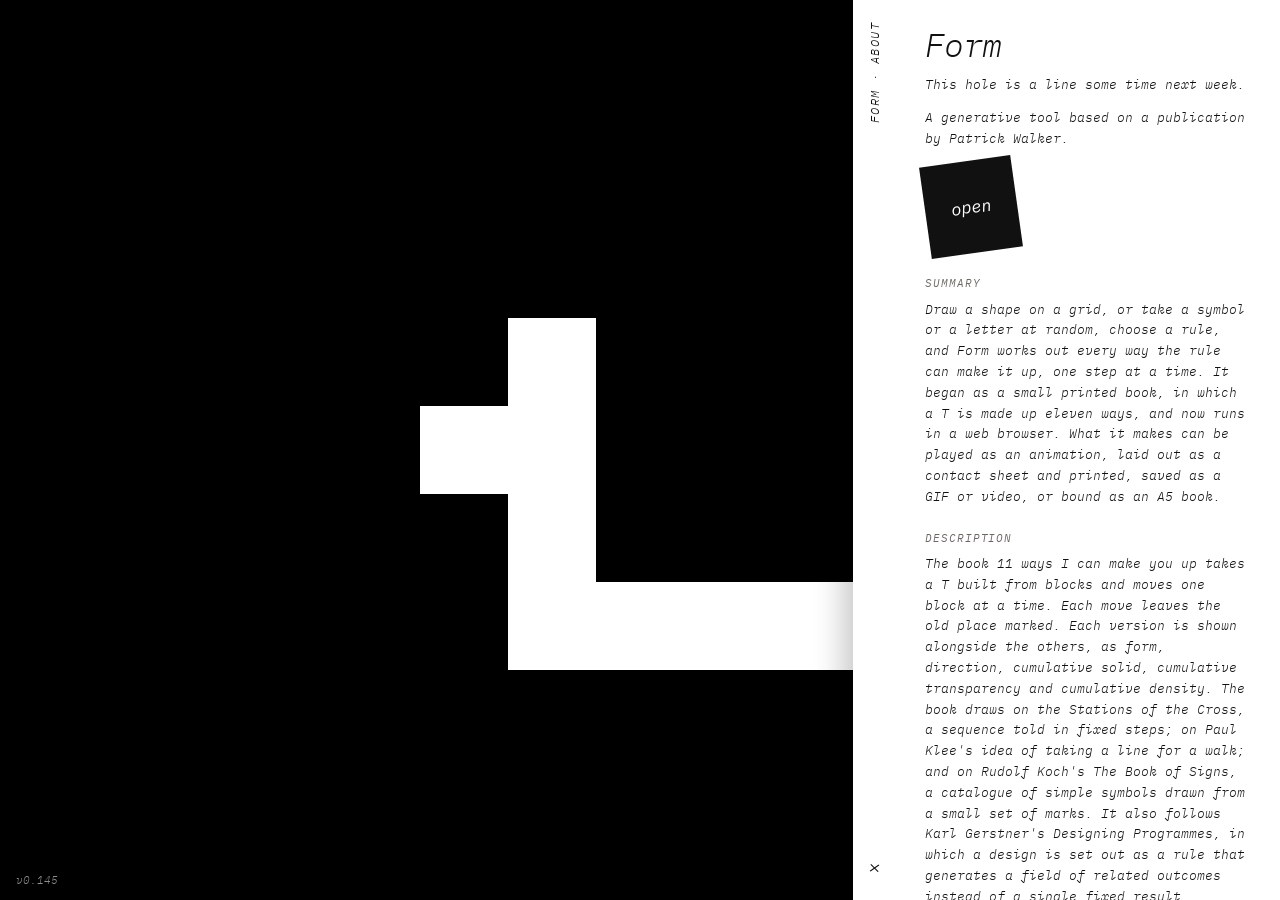
<file: index.html>
<!doctype html>
<html lang="en">
<head>
<meta charset="utf-8">
<meta name="viewport" content="width=device-width,initial-scale=1">
<title>Form</title>
<link rel="icon" href="favicon.ico" sizes="any">
<link rel="icon" href="favicon.svg" type="image/svg+xml">
<link rel="apple-touch-icon" href="apple-touch-icon.png">
<link rel="stylesheet" href="style.css?v=v0.145">
<script>window.goatcounter = { path: function (p) { return location.host + p; } };</script>
<script data-goatcounter="https://pkwr.goatcounter.com/count" async src="//gc.zgo.at/count.js"></script>
</head>
<body>
<script>if (!location.search) document.documentElement.classList.add("show-start");</script>
<div id="startScreen">
  <svg id="startLoop" aria-hidden="true" preserveAspectRatio="xMidYMid meet"></svg>
  <button type="button" id="startOpen" aria-label="Open Form"><span>open</span></button>
  <a class="start-version" id="startVersion" href="changelog.html" title="Changelog"></a>
  <!-- Side strip as on Spot: yellow, "Form · About" set sideways. Rolling over (or clicking / tapping) it slides the About panel out; its text is read from about.html (one copy). -->
  <div class="start-drawer" id="startDrawer">
    <button type="button" class="start-strip" id="startStrip" aria-expanded="false" aria-controls="startPanel" aria-label="About Form">
      <span class="strip-label">Form · About</span>
      <span class="strip-icon" aria-hidden="true">+</span>
    </button>
    <aside class="start-panel" id="startPanel" aria-label="About Form">
      <div class="sa-content" id="startAboutContent"><p><a href="about.html">About Form</a></p></div>
      <footer class="sp-foot"><span>© 2026 pkwr</span><a href="about.html">Open as a page</a></footer>
    </aside>
  </div>
</div>
<main>
  <section id="pieceNote" hidden aria-label="Source and caption"></section>
  <section id="screen">
    <div id="paneSwitch" aria-live="polite"><span id="stepNow">Step 1 of 4 · Draw</span><span id="dlWrap"><div class="links" id="animFormat" role="radiogroup" aria-label="Download format"><span>Format</span><a href="#" role="radio" data-f="svg" aria-checked="true">SVG</a><a href="#" role="radio" data-f="gif" aria-checked="false">GIF</a><a href="#" role="radio" data-f="video" aria-checked="false">Video</a></div><div class="links" id="paper" role="radiogroup" aria-label="Print size, portrait"><span>Size</span><a href="#" role="radio" data-p="A3" aria-checked="true">A3</a><a href="#" role="radio" data-p="A2" aria-checked="false">A2</a><a href="#" role="radio" data-p="A1" aria-checked="false">A1</a><a href="#" role="radio" data-p="A0" aria-checked="false">A0</a></div><div class="links" id="bookFormat" role="radiogroup" aria-label="Book format"><span>Format</span><a href="#" role="radio" data-f="imposed" aria-checked="true">Imposed</a><a href="#" role="radio" data-f="pages" aria-checked="false">Pages</a></div><span id="dlBar"><button id="dlAnim" class="dlbtn" data-for="1" title="Download the animated SVG" aria-label="Download the animated SVG"><svg class="dlico" viewBox="0 0 24 24" aria-hidden="true"><path d="M12 3v11m0 0l-4-4m4 4l4-4M5 20h14" stroke="currentColor" stroke-width="2" fill="none" stroke-linecap="round" stroke-linejoin="round"/></svg></button><button id="dlSheet" class="dlbtn" data-for="2" title="Download the print (SVG)" aria-label="Download the print (SVG)"><svg class="dlico" viewBox="0 0 24 24" aria-hidden="true"><path d="M12 3v11m0 0l-4-4m4 4l4-4M5 20h14" stroke="currentColor" stroke-width="2" fill="none" stroke-linecap="round" stroke-linejoin="round"/></svg></button><button id="dlBook" class="dlbtn" data-for="3" title="Download the book (PDF)" aria-label="Download the book (PDF)"><svg class="dlico" viewBox="0 0 24 24" aria-hidden="true"><path d="M12 3v11m0 0l-4-4m4 4l4-4M5 20h14" stroke="currentColor" stroke-width="2" fill="none" stroke-linecap="round" stroke-linejoin="round"/></svg></button></span></span></div>
    <div id="drawHostScreen"></div>
    <div id="processHostScreen"></div>
  </section>
  <section id="panel">
    <button class="cp-grab" id="grab" aria-label="Collapse controls" aria-expanded="true"><span></span></button>
    <div class="cp-head"><h1>Controls</h1><p class="cp-now" id="cpNow"></p></div>
    <div class="cp-body">
      <div class="cp-sec" id="secRule"><h3>Rule</h3><p id="ruleSentence"><span id="ruleN">0</span> <span id="ruleWays">ways</span> I can <button type="button" id="rsA" class="rule-word">make you up</button>, <button type="button" id="rsC" class="rule-word">two blocks at a time</button> <span id="rsAnd">and</span> <button type="button" id="rsB" class="rule-word">unmake you</button></p><p class="hint" id="ruleHint"></p></div>
      <div class="cp-sec" id="secDraw"><h3></h3><div id="toolsHostPanel"></div>
      <div id="sizeHostPanel"><div class="links" id="size" role="radiogroup" aria-label="Grid size"><span>Grid size</span><a href="#" role="radio" data-n="5" aria-checked="true">5</a><a href="#" role="radio" data-n="7" aria-checked="false">7</a><a href="#" role="radio" data-n="9" aria-checked="false">9</a></div></div></div>
            <div class="cp-sec" id="codeBox"><h3>Pattern code</h3>
        <div class="code-row"><span class="lab">Pattern code</span><output id="codeOut" aria-live="polite"></output><button type="button" id="codeCopy">Copy</button></div>
        <div class="code-row"><label class="lab" for="codeIn">Enter a code</label><input id="codeIn" type="text" autocomplete="off" autocapitalize="characters" spellcheck="false" placeholder="XXXXX-XXXXX-XX"><button type="button" id="codeLoad">Load</button></div>
        <p id="codeMsg" class="hint" role="status"></p>
        <p class="hint">The same code always makes the same book.</p>
      </div>
      
      <div id="drawHostPanel">
        <div id="drawBox">
          <svg id="grid" viewBox="0 0 800 800" aria-label="Grid: click a cell to place or remove a block"></svg>
          <div id="drawTools"><div class="draw-ui">
          <div class="draw-shapes">
            <div class="shape-row"><div id="palette" role="radiogroup" aria-label="Shape"></div></div>
            <div class="row"><button id="clear">Clear</button><button id="random">Random symbol</button><button id="randomChar">Random character</button></div>
          </div></div>
          <p class="hint">Click a placed block again to turn it. After four turns it is removed.</p></div>
          </div>
      </div>
            <div class="cp-sec" id="secAnim"><h3>Animation</h3><div id="gifHostPanel"><div class="links" id="gifFormat" role="radiogroup" aria-label="GIF shape"><span>Shape</span><a href="#" role="radio" data-g="sq" aria-checked="true">Square 1:1</a><a href="#" role="radio" data-g="st" aria-checked="false">Story 9:16</a></div></div>
      <div id="spdHostPanel"><label>Animation speed <output id="spdOut">400 ms</output><input id="spd" type="range" min="80" max="1500" step="20" value="400"></label></div></div>
      <div class="cp-sec" id="dlHelp">
        <h3>About the downloads</h3>
        <p data-for="1">An SVG is a drawing that stays sharp at any size. This one is animated and plays in a web browser. A GIF is a looping picture for social media, in the shape chosen above. A video is recorded as the animation plays, so it takes as long as it runs: MP4 where your browser can make it, otherwise WebM.</p>
        <p data-for="2">The contact sheet is an SVG set out at its real size on a portrait page, A3 to A0. Open it in a web browser to look at it, or in design software such as Illustrator, Affinity, Inkscape or Figma to change it or to print it.</p>
        <p data-for="3">Imposed puts two A5 pages on each SRA4 landscape sheet (320 by 225 mm) in booklet order, with 3 mm of bleed and crop marks: print double sided at full size, flip on the short edge, fold, bind and trim to the marks. Pages gives the plain A5 pages for reading on screen.</p>
        <p class="fine">Every file carries the credit and terms.</p>
      </div>
      </div>
    </div>
    <div class="cp-foot">
      <div id="processRow"><div class="row"><button id="process">Make and unmake you</button></div>
      <p class="sub"><span id="countMake"><span id="count">0</span> <span id="countWays">ways</span> I can <span id="countVerb">make you up</span></span><span id="countUWrap"> · <span id="countU">0</span> to unmake you</span></p><p id="msg" role="status"></p></div>
      <p class="hint"><span class="keys">D hides this panel · </span><a href="about.html">About</a> · <a href="changelog.html"><!-- version:start -->v0.145<!-- version:end --></a></p>
    </div>
  </section>
  <section id="out">
        <div class="step on" id="step1">
      <h2>Animation</h2>
      <svg id="anim" viewBox="0 0 100 100"></svg>
      <div class="links ico" id="viewIcons" role="radiogroup" aria-label="Treatment"><a href="#" role="radio" data-mode="form" aria-checked="true" title="Form"><svg viewBox="0 0 24 24" aria-hidden="true" fill="currentColor"><path d="M3 3H21V9H15V21H9V9H3Z"/></svg><span>Form</span></a><a href="#" role="radio" data-mode="direction" aria-checked="false" title="Direction"><svg viewBox="0 0 24 24" aria-hidden="true" fill="currentColor"><clipPath id="icoD"><path d="M3 3H21V9H15V21H9V9H3Z"/></clipPath><g clip-path="url(#icoD)"><path d="M3.6 0V24M6.0 0V24M8.4 0V24M10.8 0V24M13.2 0V24M15.6 0V24M18.0 0V24M20.4 0V24" stroke="currentColor" stroke-width="1.3" fill="none"/></g></svg><span>Direction</span></a><a href="#" role="radio" data-mode="solid" aria-checked="false" title="Cumulative Solid"><svg viewBox="0 0 24 24" aria-hidden="true" fill="currentColor"><path d="M3 3H21V15H15V21H9V9H3Z"/></svg><span>Solid</span></a><a href="#" role="radio" data-mode="trans" aria-checked="false" title="Cumulative Transparency"><svg viewBox="0 0 24 24" aria-hidden="true" fill="currentColor"><path d="M3 3H21V9H15V21H9V9H3Z" opacity=".3" transform="translate(3 3)"/><path d="M3 3H21V9H15V21H9V9H3Z"/></svg><span>Ghost</span></a><a href="#" role="radio" data-mode="dens" aria-checked="false" title="Cumulative Density"><svg viewBox="0 0 24 24" aria-hidden="true" fill="currentColor"><clipPath id="icoT"><path d="M3 3H21V9H15V21H9V9H3Z"/></clipPath><g clip-path="url(#icoT)"><path d="M-24.0 0L0.0 24M-22.3 0L1.7 24M-20.6 0L3.4 24M-18.9 0L5.1 24M-17.2 0L6.8 24M-15.5 0L8.5 24M-13.8 0L10.2 24M-12.1 0L11.9 24M-10.4 0L13.6 24M-8.7 0L15.3 24M-7.0 0L17.0 24M-5.3 0L18.7 24M-3.6 0L20.4 24M-1.9 0L22.1 24M-0.2 0L23.8 24M1.5 0L25.5 24M3.2 0L27.2 24M4.9 0L28.9 24M6.6 0L30.6 24M8.3 0L32.3 24M10.0 0L34.0 24M11.7 0L35.7 24M13.4 0L37.4 24M15.1 0L39.1 24M16.8 0L40.8 24M18.5 0L42.5 24M20.2 0L44.2 24M21.9 0L45.9 24M23.6 0L47.6 24M25.3 0L49.3 24" stroke="currentColor" stroke-width=".7" fill="none"/></g></svg><span>Density</span></a></div>
      <div id="spdHostOut"></div>
      <div class="row nav"><button class="back" id="backRule">Back</button><button class="next" data-go="2">Next</button></div>
      <p class="tally" data-tally="iter"></p>
    </div>
    <div class="step" id="step2">
      <h2>Contact sheet</h2>
      <div id="sheet" title="Open the sheet preview"></div>
      <div class="row nav"><button class="back" data-go="1">Back</button><button class="next" data-go="3">Next</button></div>
      <p class="tally" data-tally="iter"></p>
    </div>
    <div class="step" id="step3">
      <div id="bookFrame" title="Open the book preview"><div id="bookPages" role="img" aria-label="A preview of the book: the cover, then spreads, then the back cover"></div></div>
      <div class="row nav"><button class="back" data-go="2">Back</button><button class="next" id="startAgain" hidden>Start again</button></div>
      <p class="tally" id="pageTally"></p>
    </div>
  </section>
</main>
<div id="bookPreview" hidden role="dialog" aria-modal="true" aria-label="Book preview">
  <div class="bp-bar"><button id="bpClose">Close</button><div class="links ico" id="bpMode" role="radiogroup" aria-label="View"><a href="#" role="radio" data-v="read" aria-checked="true"><span>Reading</span></a><a href="#" role="radio" data-v="sheets" aria-checked="false"><span>Printer's sheets</span></a></div></div>
  <div class="bp-stage" id="bpStage"></div>
  <div class="bp-nav"><div id="bpZoom"><button id="bpOut" aria-label="Zoom out">−</button><button id="bpFit">Fit</button><button id="bpIn" aria-label="Zoom in">+</button><span id="bpPct"></span></div><button id="bpPrev">Previous</button><span id="bpPos"></span><button id="bpNext">Next</button></div>
</div>
<script src="glyphs.js?v=v0.145"></script>
<script src="app.js?v=v0.145"></script>
<script src="book.js?v=v0.145"></script>
<script src="gif.js?v=v0.145"></script>
<script src="preview.js?v=v0.145"></script>
<script src="start.js?v=v0.145"></script>
</body>
</html>
</file>
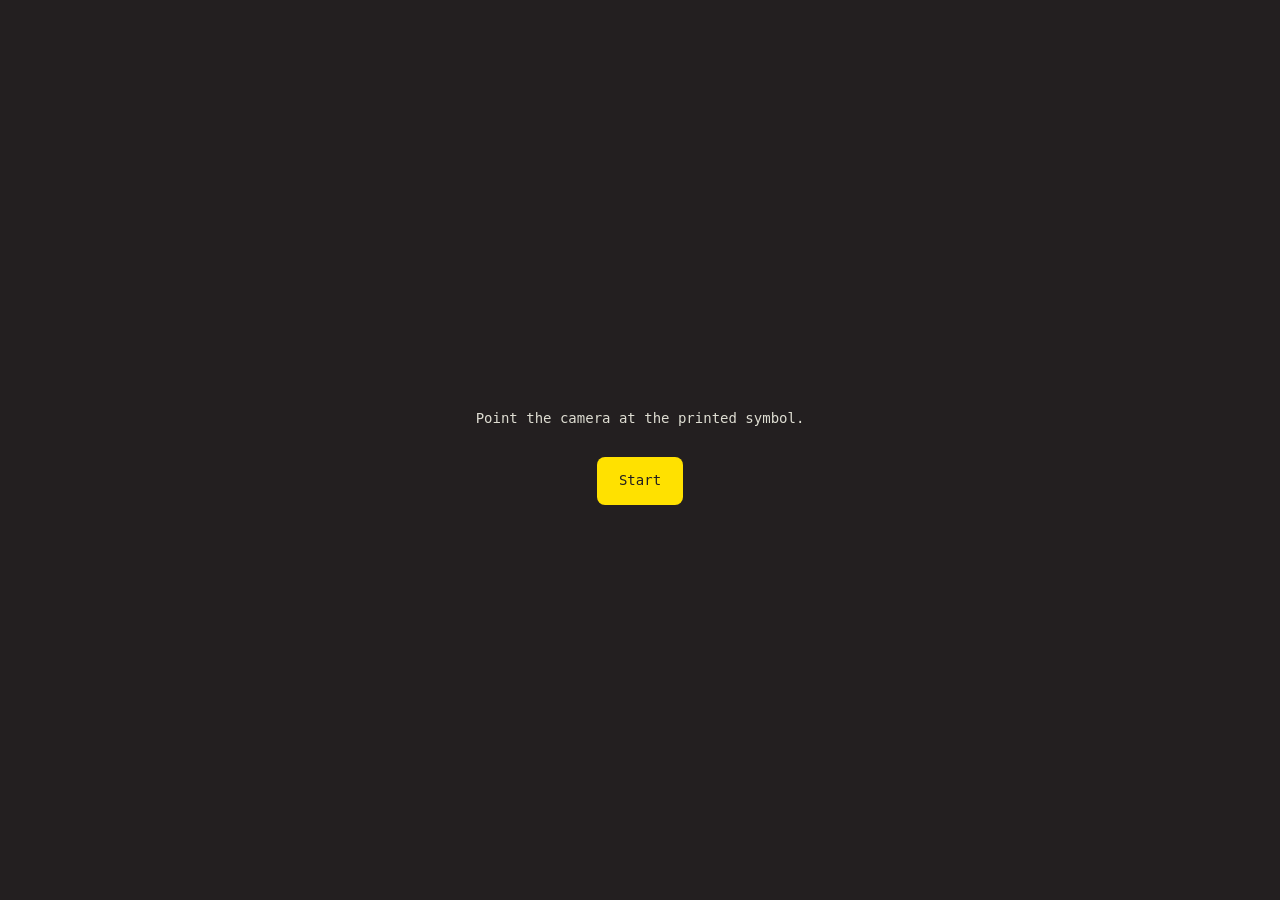
<file: ar/index.html>
<!doctype html>
<html lang="en-GB">
<head>
<meta charset="utf-8">
<meta name="viewport" content="width=device-width,initial-scale=1">
<meta name="robots" content="noindex,nofollow">
<title>Form AR test</title>
<style>
html,body{margin:0;height:100%;background:#231F20;color:#DEDDD2;font:14px/1.4 ui-monospace,Menlo,monospace}
#view{position:fixed;inset:0;overflow:hidden}
#start{position:fixed;inset:0;display:flex;flex-direction:column;align-items:center;justify-content:center;gap:14px;padding:24px;text-align:center}
#start button{font:inherit;padding:14px 22px;border:0;border-radius:8px;background:#ffe100;color:#231F20}
#status{position:fixed;left:12px;bottom:12px;font-size:12px;opacity:.8}
</style>
<script type="importmap">{"imports":{"three":"./vendor/three.module.js","three/addons/":"./vendor/three-addons/"}}</script>
</head>
<body>
<div id="view"></div>
<div id="start"><p>Point the camera at the printed symbol.</p><button id="go">Start</button></div>
<div id="status"></div>
<script type="module" src="ar.js"></script>
</body>
</html>
</file>
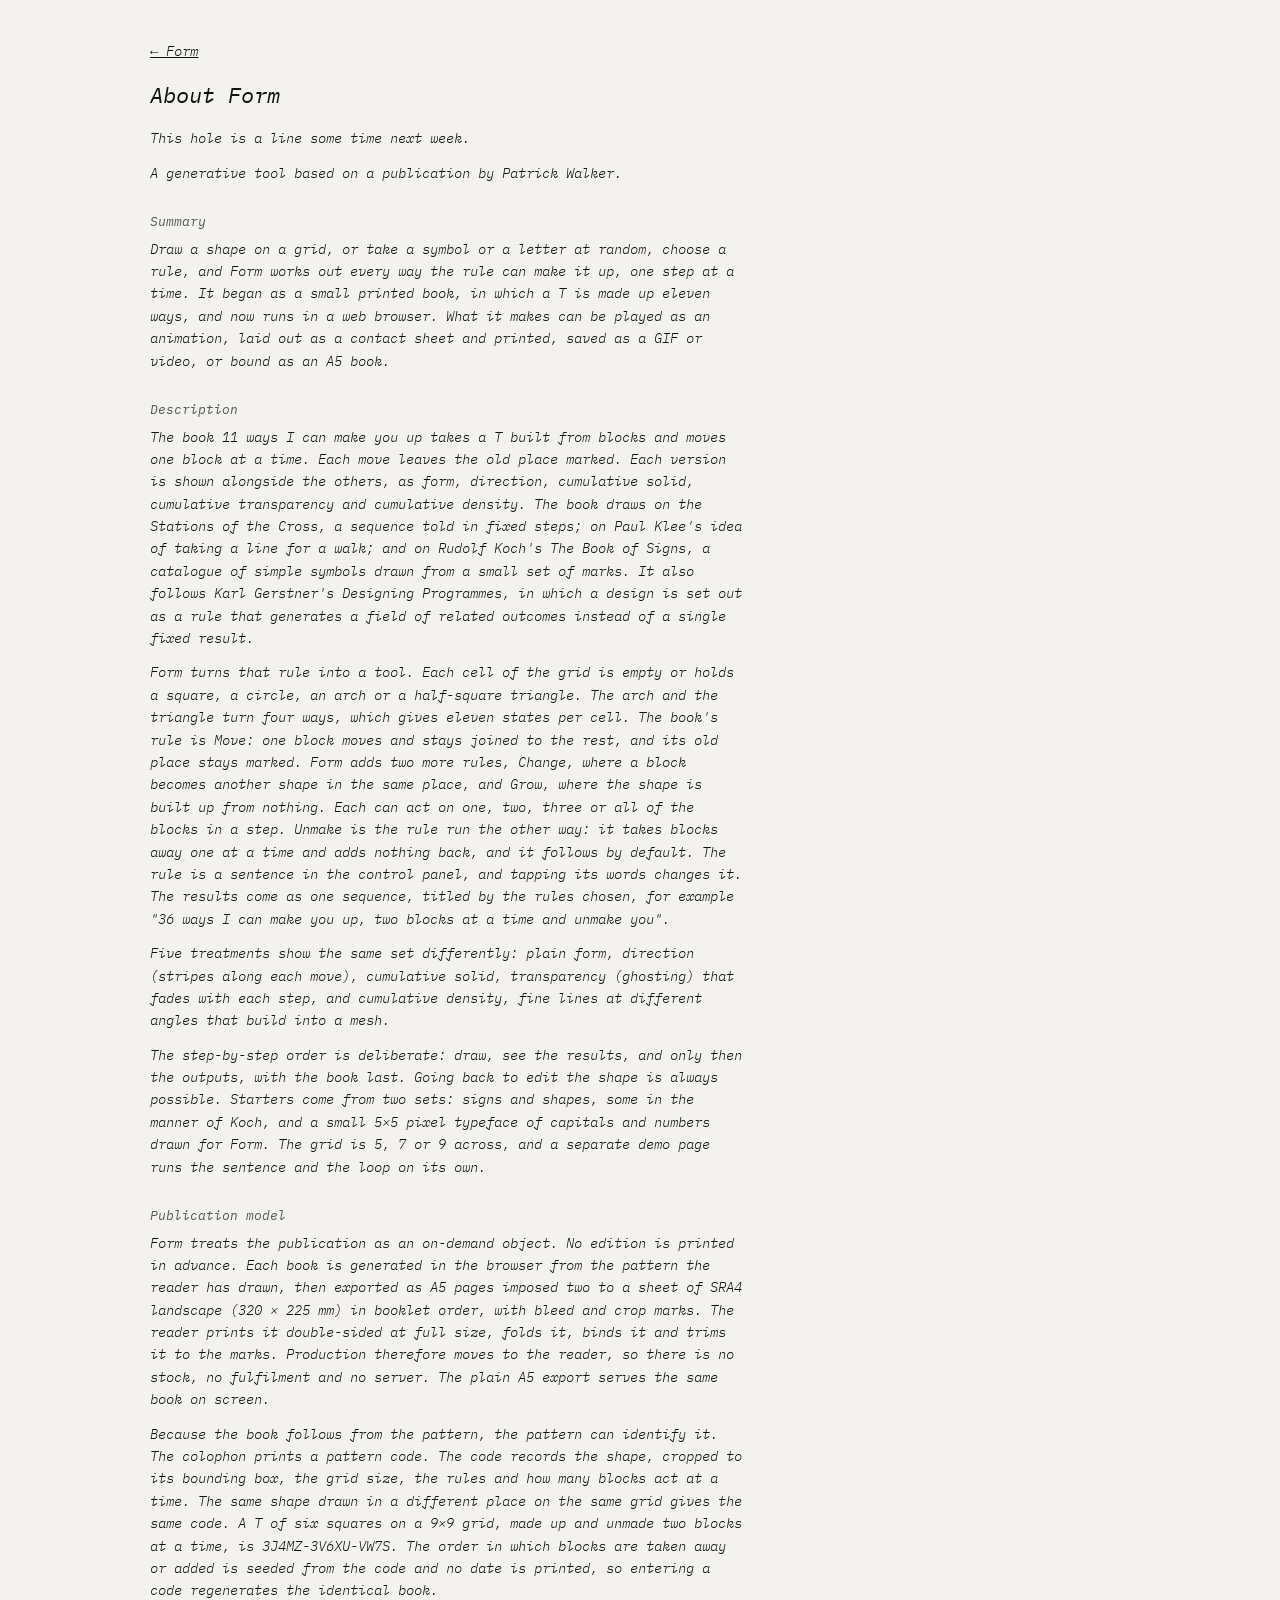
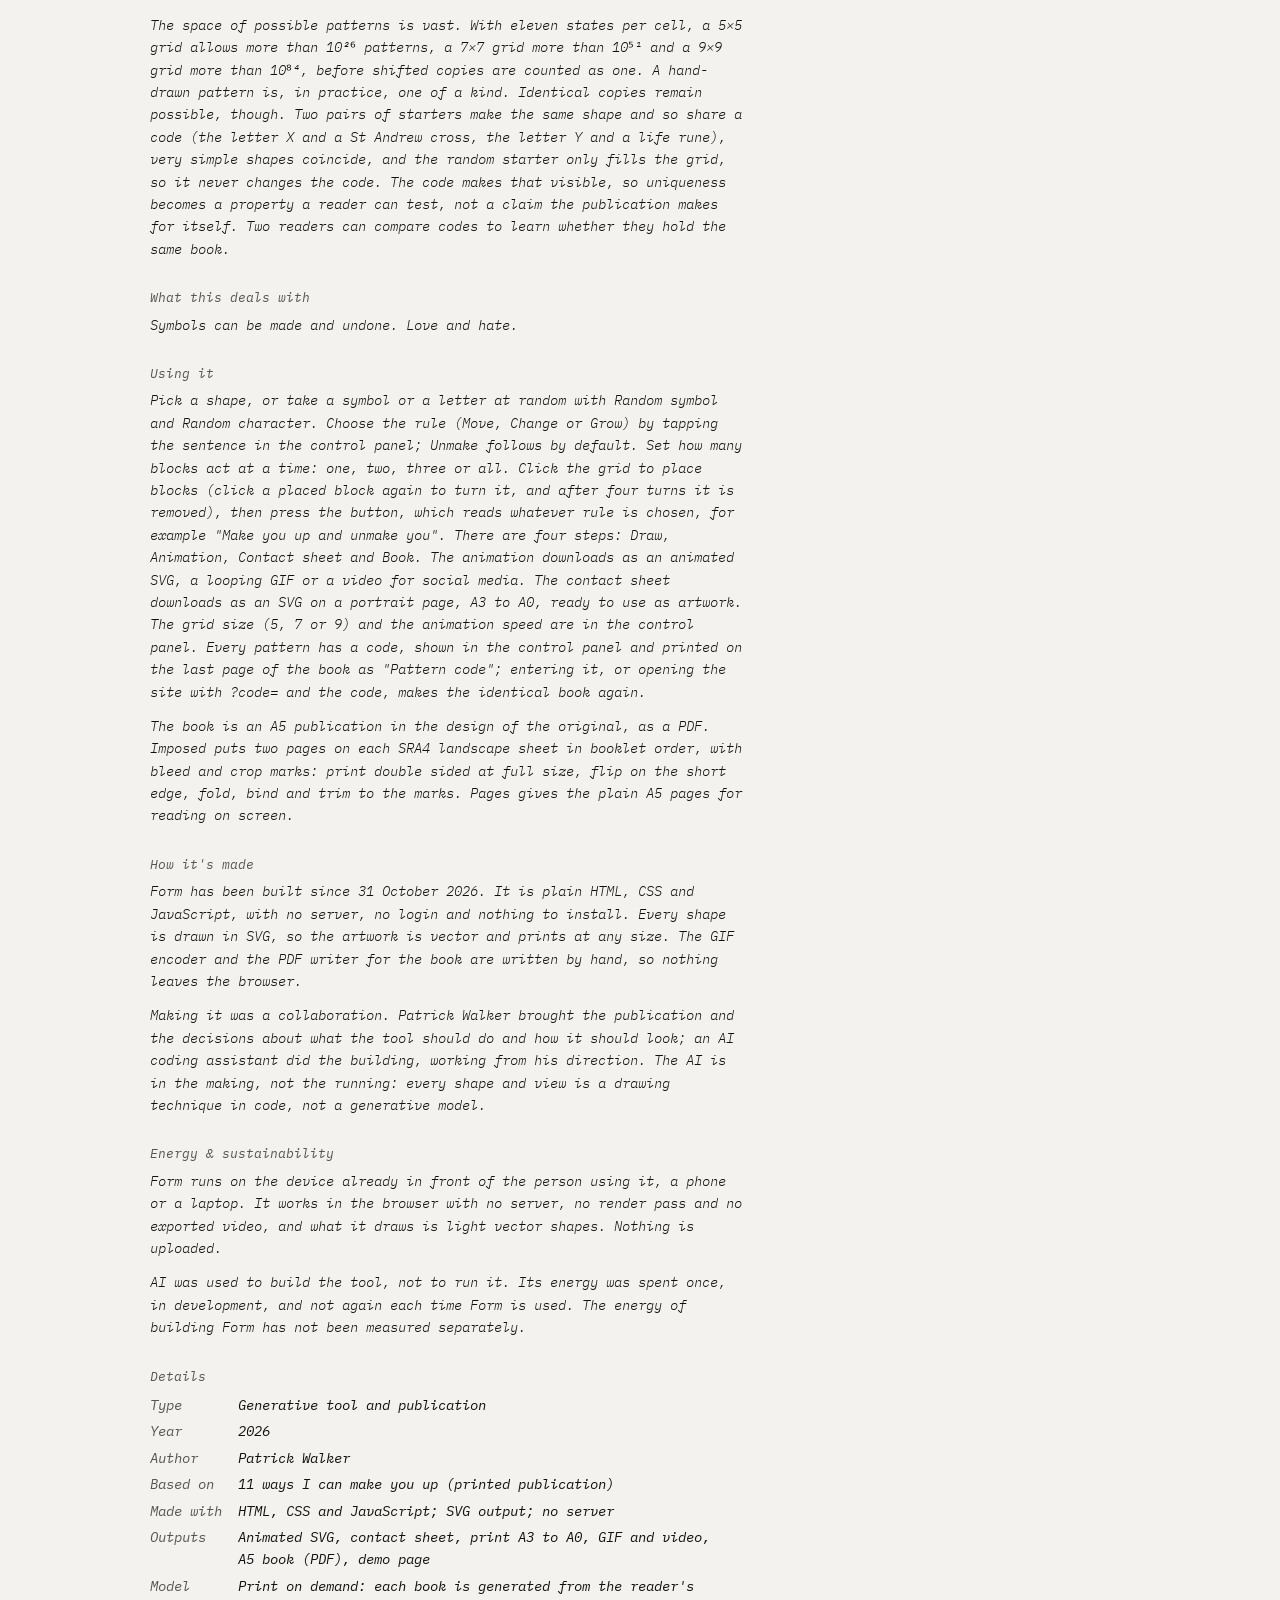
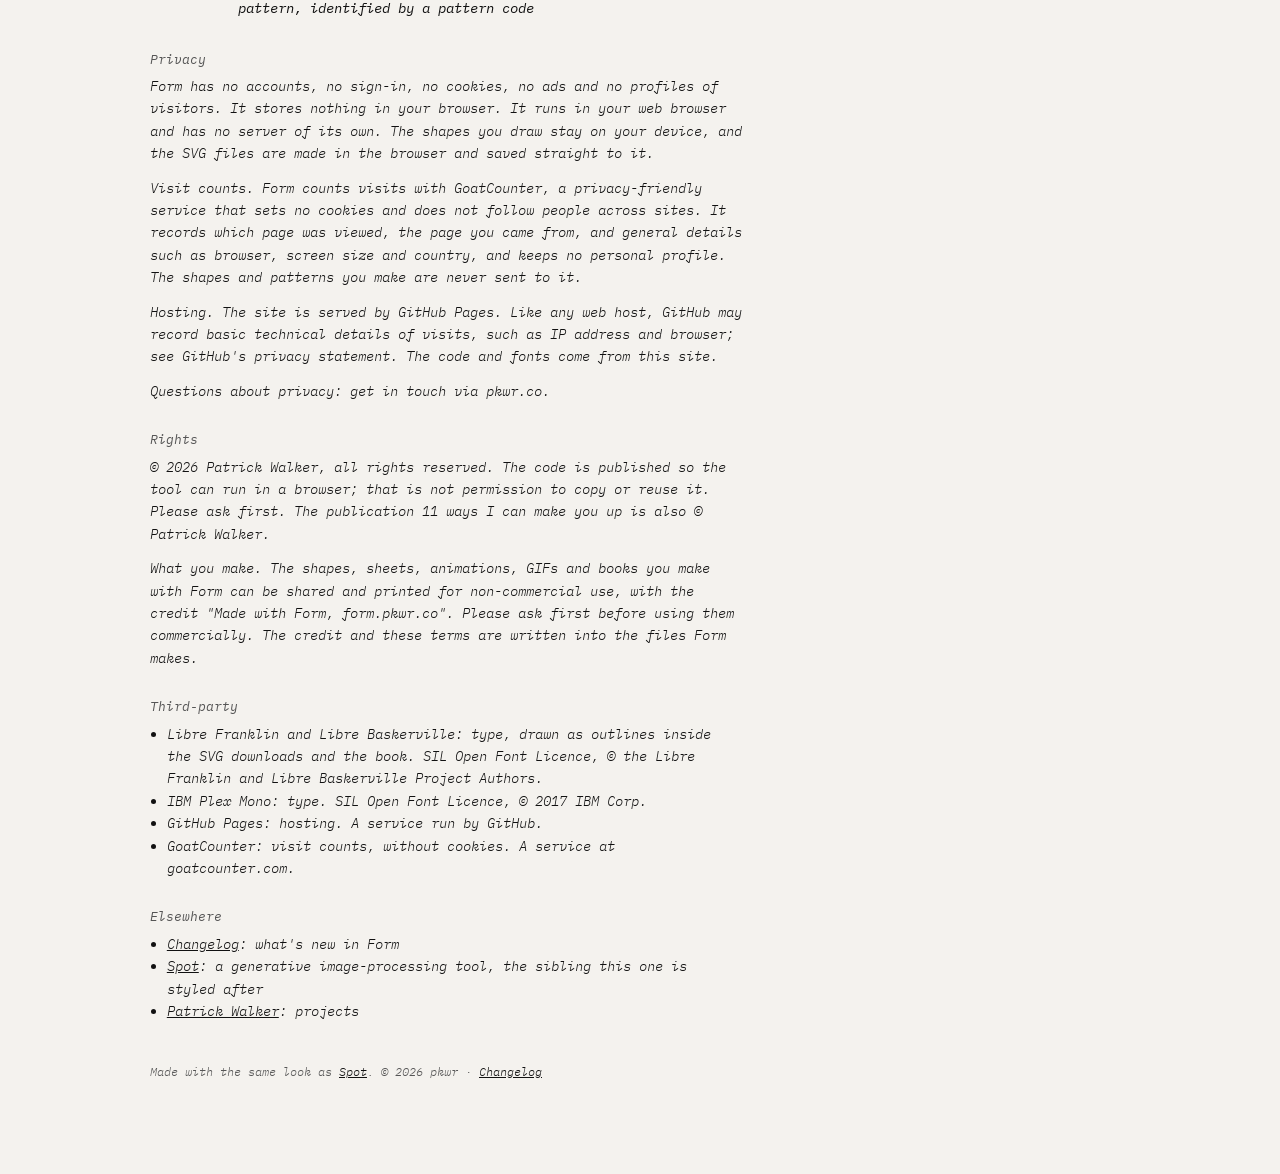
<file: about.html>
<!doctype html>
<html lang="en">
<head>
<meta charset="utf-8">
<meta name="viewport" content="width=device-width,initial-scale=1">
<title>About Form</title>
<link rel="icon" href="favicon.ico" sizes="any">
<link rel="icon" href="favicon.svg" type="image/svg+xml">
<link rel="apple-touch-icon" href="apple-touch-icon.png">
<link rel="stylesheet" href="style.css">
<script>window.goatcounter = { path: function (p) { return location.host + p; } };</script>
<script data-goatcounter="https://pkwr.goatcounter.com/count" async src="//gc.zgo.at/count.js"></script>
</head>
<body class="page">
<main class="about">
<!-- about:start (generated from the vault note 'About Form' by build.py; do not edit) -->
  <p><a href="./">← Form</a></p>
  <h1>About Form</h1>
  <p>This hole is a line some time next week.</p>
  <p>A generative tool based on a publication by Patrick Walker.</p>

  <h2>Summary</h2>
  <p>Draw a shape on a grid, or take a symbol or a letter at random, choose a rule, and Form works out every way the rule can make it up, one step at a time. It began as a small printed book, in which a T is made up eleven ways, and now runs in a web browser. What it makes can be played as an animation, laid out as a contact sheet and printed, saved as a GIF or video, or bound as an A5 book.</p>

  <h2>Description</h2>
  <p>The book <em>11 ways I can make you up</em> takes a T built from blocks and moves one block at a time. Each move leaves the old place marked. Each version is shown alongside the others, as form, direction, cumulative solid, cumulative transparency and cumulative density. The book draws on the Stations of the Cross, a sequence told in fixed steps; on Paul Klee's idea of taking a line for a walk; and on Rudolf Koch's <em>The Book of Signs</em>, a catalogue of simple symbols drawn from a small set of marks. It also follows Karl Gerstner's <em>Designing Programmes</em>, in which a design is set out as a rule that generates a field of related outcomes instead of a single fixed result.</p>
  <p>Form turns that rule into a tool. Each cell of the grid is empty or holds a square, a circle, an arch or a half-square triangle. The arch and the triangle turn four ways, which gives eleven states per cell. The book's rule is Move: one block moves and stays joined to the rest, and its old place stays marked. Form adds two more rules, Change, where a block becomes another shape in the same place, and Grow, where the shape is built up from nothing. Each can act on one, two, three or all of the blocks in a step. Unmake is the rule run the other way: it takes blocks away one at a time and adds nothing back, and it follows by default. The rule is a sentence in the control panel, and tapping its words changes it. The results come as one sequence, titled by the rules chosen, for example "36 ways I can make you up, two blocks at a time and unmake you".</p>
  <p>Five treatments show the same set differently: plain form, direction (stripes along each move), cumulative solid, transparency (ghosting) that fades with each step, and cumulative density, fine lines at different angles that build into a mesh.</p>
  <p>The step-by-step order is deliberate: draw, see the results, and only then the outputs, with the book last. Going back to edit the shape is always possible. Starters come from two sets: signs and shapes, some in the manner of Koch, and a small 5×5 pixel typeface of capitals and numbers drawn for Form. The grid is 5, 7 or 9 across, and a separate demo page runs the sentence and the loop on its own.</p>

  <h2>Publication model</h2>
  <p>Form treats the publication as an on-demand object. No edition is printed in advance. Each book is generated in the browser from the pattern the reader has drawn, then exported as A5 pages imposed two to a sheet of SRA4 landscape (320 × 225 mm) in booklet order, with bleed and crop marks. The reader prints it double-sided at full size, folds it, binds it and trims it to the marks. Production therefore moves to the reader, so there is no stock, no fulfilment and no server. The plain A5 export serves the same book on screen.</p>
  <p>Because the book follows from the pattern, the pattern can identify it. The colophon prints a pattern code. The code records the shape, cropped to its bounding box, the grid size, the rules and how many blocks act at a time. The same shape drawn in a different place on the same grid gives the same code. A T of six squares on a 9×9 grid, made up and unmade two blocks at a time, is 3J4MZ-3V6XU-VW7S. The order in which blocks are taken away or added is seeded from the code and no date is printed, so entering a code regenerates the identical book.</p>
  <p>The space of possible patterns is vast. With eleven states per cell, a 5×5 grid allows more than 10²⁶ patterns, a 7×7 grid more than 10⁵¹ and a 9×9 grid more than 10⁸⁴, before shifted copies are counted as one. A hand-drawn pattern is, in practice, one of a kind. Identical copies remain possible, though. Two pairs of starters make the same shape and so share a code (the letter X and a St Andrew cross, the letter Y and a life rune), very simple shapes coincide, and the random starter only fills the grid, so it never changes the code. The code makes that visible, so uniqueness becomes a property a reader can test, not a claim the publication makes for itself. Two readers can compare codes to learn whether they hold the same book.</p>

  <h2>What this deals with</h2>
  <p>Symbols can be made and undone. Love and hate.</p>

  <h2>Using it</h2>
  <p>Pick a shape, or take a symbol or a letter at random with Random symbol and Random character. Choose the rule (Move, Change or Grow) by tapping the sentence in the control panel; Unmake follows by default. Set how many blocks act at a time: one, two, three or all. Click the grid to place blocks (click a placed block again to turn it, and after four turns it is removed), then press the button, which reads whatever rule is chosen, for example "Make you up and unmake you". There are four steps: Draw, Animation, Contact sheet and Book. The animation downloads as an animated SVG, a looping GIF or a video for social media. The contact sheet downloads as an SVG on a portrait page, A3 to A0, ready to use as artwork. The grid size (5, 7 or 9) and the animation speed are in the control panel. Every pattern has a code, shown in the control panel and printed on the last page of the book as "Pattern code"; entering it, or opening the site with ?code= and the code, makes the identical book again.</p>
  <p>The book is an A5 publication in the design of the original, as a PDF. Imposed puts two pages on each SRA4 landscape sheet in booklet order, with bleed and crop marks: print double sided at full size, flip on the short edge, fold, bind and trim to the marks. Pages gives the plain A5 pages for reading on screen.</p>

  <h2>How it's made</h2>
  <p>Form has been built since 31 October 2026. It is plain HTML, CSS and JavaScript, with no server, no login and nothing to install. Every shape is drawn in SVG, so the artwork is vector and prints at any size. The GIF encoder and the PDF writer for the book are written by hand, so nothing leaves the browser.</p>
  <p>Making it was a collaboration. Patrick Walker brought the publication and the decisions about what the tool should do and how it should look; an AI coding assistant did the building, working from his direction. The AI is in the making, not the running: every shape and view is a drawing technique in code, not a generative model.</p>

  <h2>Energy &amp; sustainability</h2>
  <p>Form runs on the device already in front of the person using it, a phone or a laptop. It works in the browser with no server, no render pass and no exported video, and what it draws is light vector shapes. Nothing is uploaded.</p>
  <p>AI was used to build the tool, not to run it. Its energy was spent once, in development, and not again each time Form is used. The energy of building Form has not been measured separately.</p>

  <h2>Details</h2>
  <table class="details">
    <tr><th>Type</th><td>Generative tool and publication</td></tr>
    <tr><th>Year</th><td>2026</td></tr>
    <tr><th>Author</th><td>Patrick Walker</td></tr>
    <tr><th>Based on</th><td><em>11 ways I can make you up</em> (printed publication)</td></tr>
    <tr><th>Made with</th><td>HTML, CSS and JavaScript; SVG output; no server</td></tr>
    <tr><th>Outputs</th><td>Animated SVG, contact sheet, print A3 to A0, GIF and video, A5 book (PDF), demo page</td></tr>
    <tr><th>Model</th><td>Print on demand: each book is generated from the reader's pattern, identified by a pattern code</td></tr>
  </table>

  <h2>Privacy</h2>
  <p>Form has no accounts, no sign-in, no cookies, no ads and no profiles of visitors. It stores nothing in your browser. It runs in your web browser and has no server of its own. The shapes you draw stay on your device, and the SVG files are made in the browser and saved straight to it.</p>
  <p>Visit counts. Form counts visits with GoatCounter, a privacy-friendly service that sets no cookies and does not follow people across sites. It records which page was viewed, the page you came from, and general details such as browser, screen size and country, and keeps no personal profile. The shapes and patterns you make are never sent to it.</p>
  <p>Hosting. The site is served by GitHub Pages. Like any web host, GitHub may record basic technical details of visits, such as IP address and browser; see GitHub's privacy statement. The code and fonts come from this site.</p>
  <p>Questions about privacy: get in touch via pkwr.co.</p>

  <h2>Rights</h2>
  <p>© 2026 Patrick Walker, all rights reserved. The code is published so the tool can run in a browser; that is not permission to copy or reuse it. Please ask first. The publication <em>11 ways I can make you up</em> is also © Patrick Walker.</p>
  <p>What you make. The shapes, sheets, animations, GIFs and books you make with Form can be shared and printed for non-commercial use, with the credit "Made with Form, form.pkwr.co". Please ask first before using them commercially. The credit and these terms are written into the files Form makes.</p>

  <h2>Third-party</h2>
  <ul>
    <li>Libre Franklin and Libre Baskerville: type, drawn as outlines inside the SVG downloads and the book. SIL Open Font Licence, © the Libre Franklin and Libre Baskerville Project Authors.</li>
    <li>IBM Plex Mono: type. SIL Open Font Licence, © 2017 IBM Corp.</li>
    <li>GitHub Pages: hosting. A service run by GitHub.</li>
    <li>GoatCounter: visit counts, without cookies. A service at goatcounter.com.</li>
  </ul>

  <h2>Elsewhere</h2>
  <ul>
    <li><a href="changelog.html">Changelog</a>: what's new in Form</li>
    <li><a href="https://spot.pkwr.co">Spot</a>: a generative image-processing tool, the sibling this one is styled after</li>
    <li><a href="https://pkwr.co">Patrick Walker</a>: projects</li>
  </ul>

  <p class="foot">Made with the same look as <a href="https://spot.pkwr.co">Spot</a>. © 2026 pkwr · <a href="changelog.html">Changelog</a></p>
<!-- about:end -->
</main>
</body>
</html>
</file>
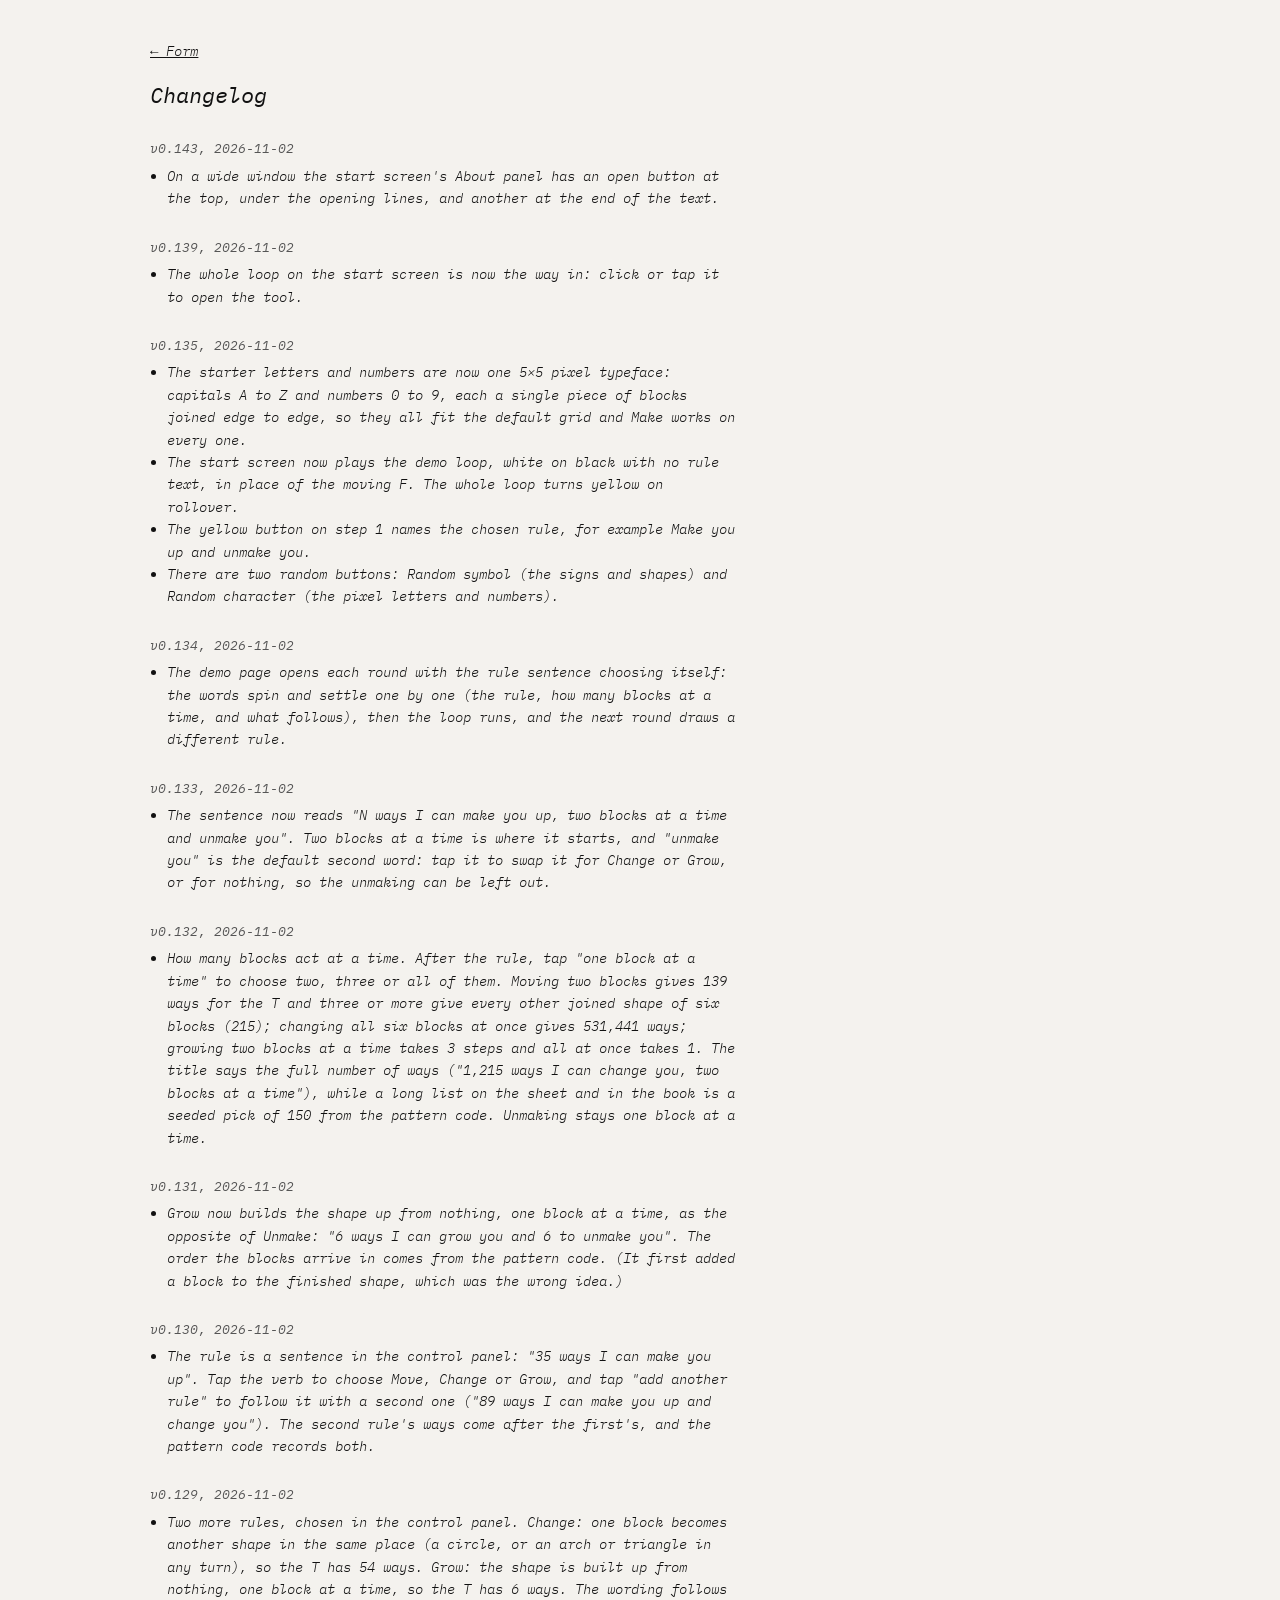
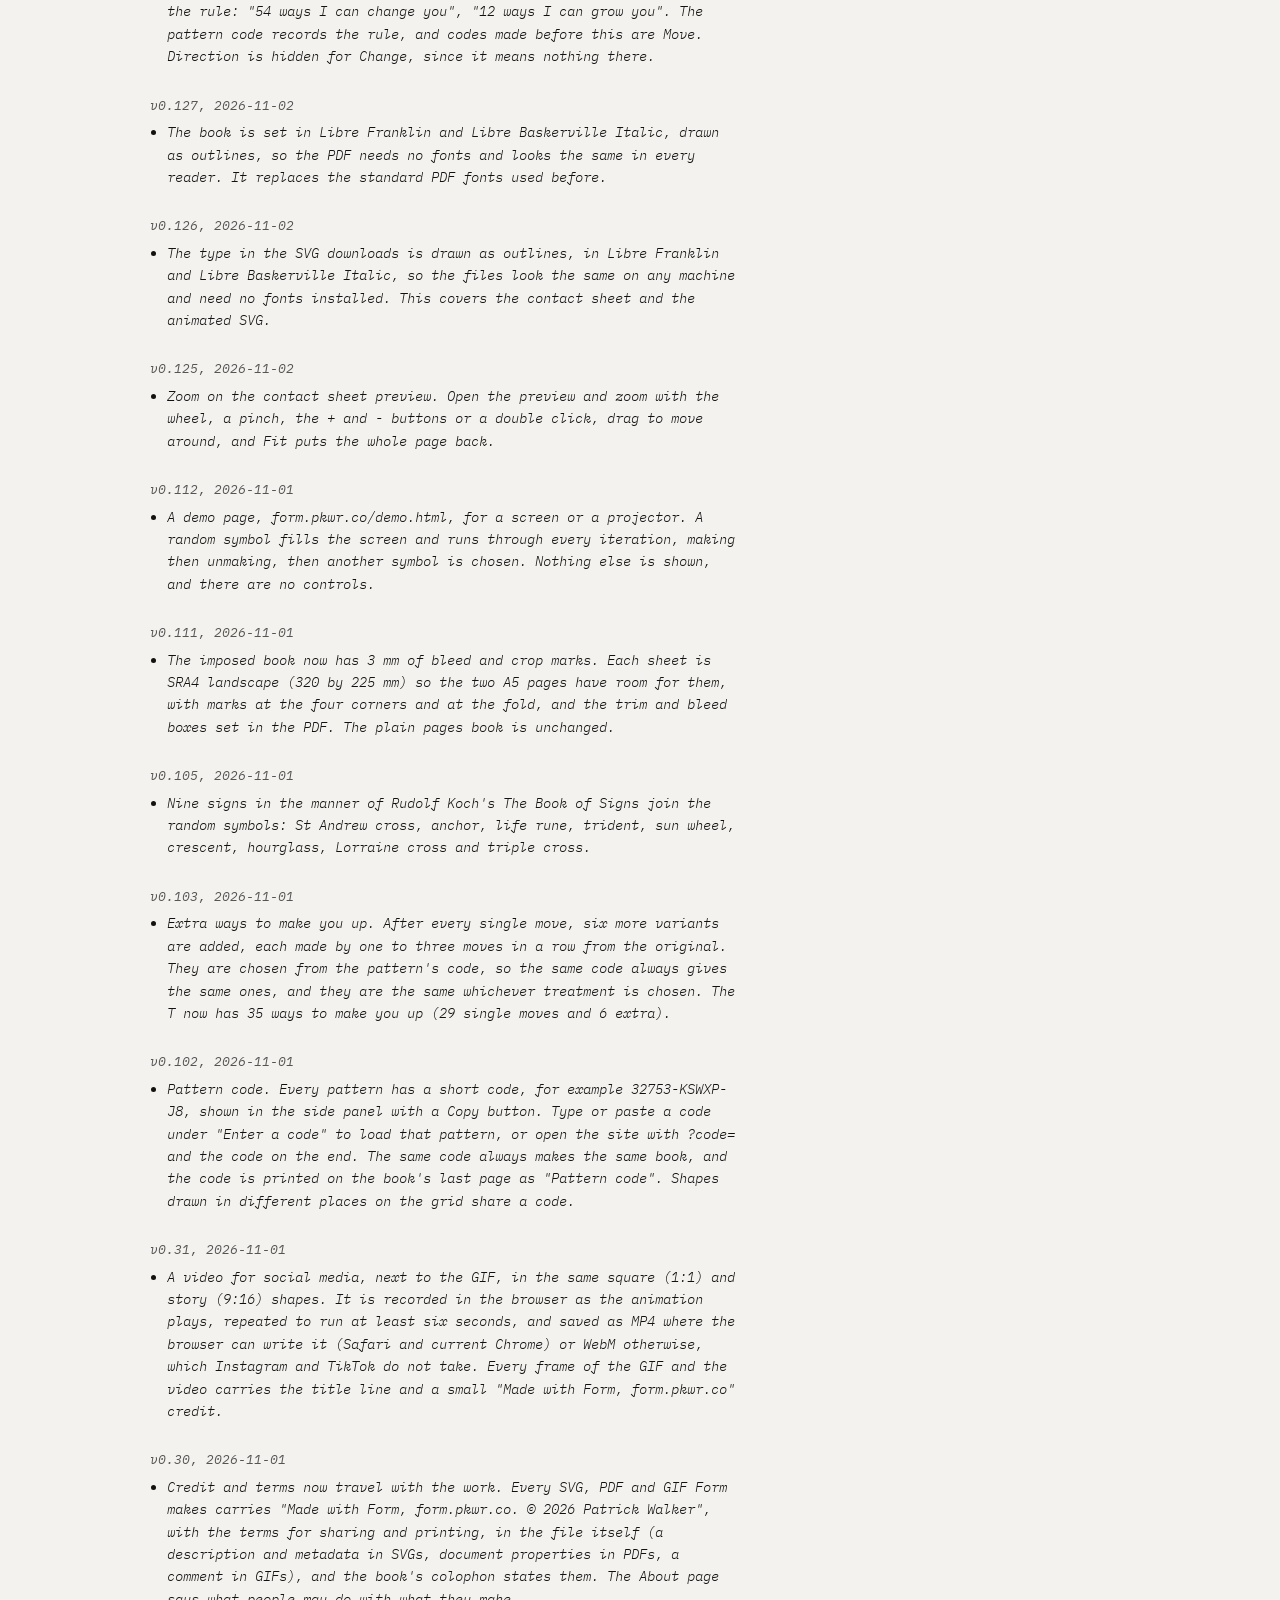
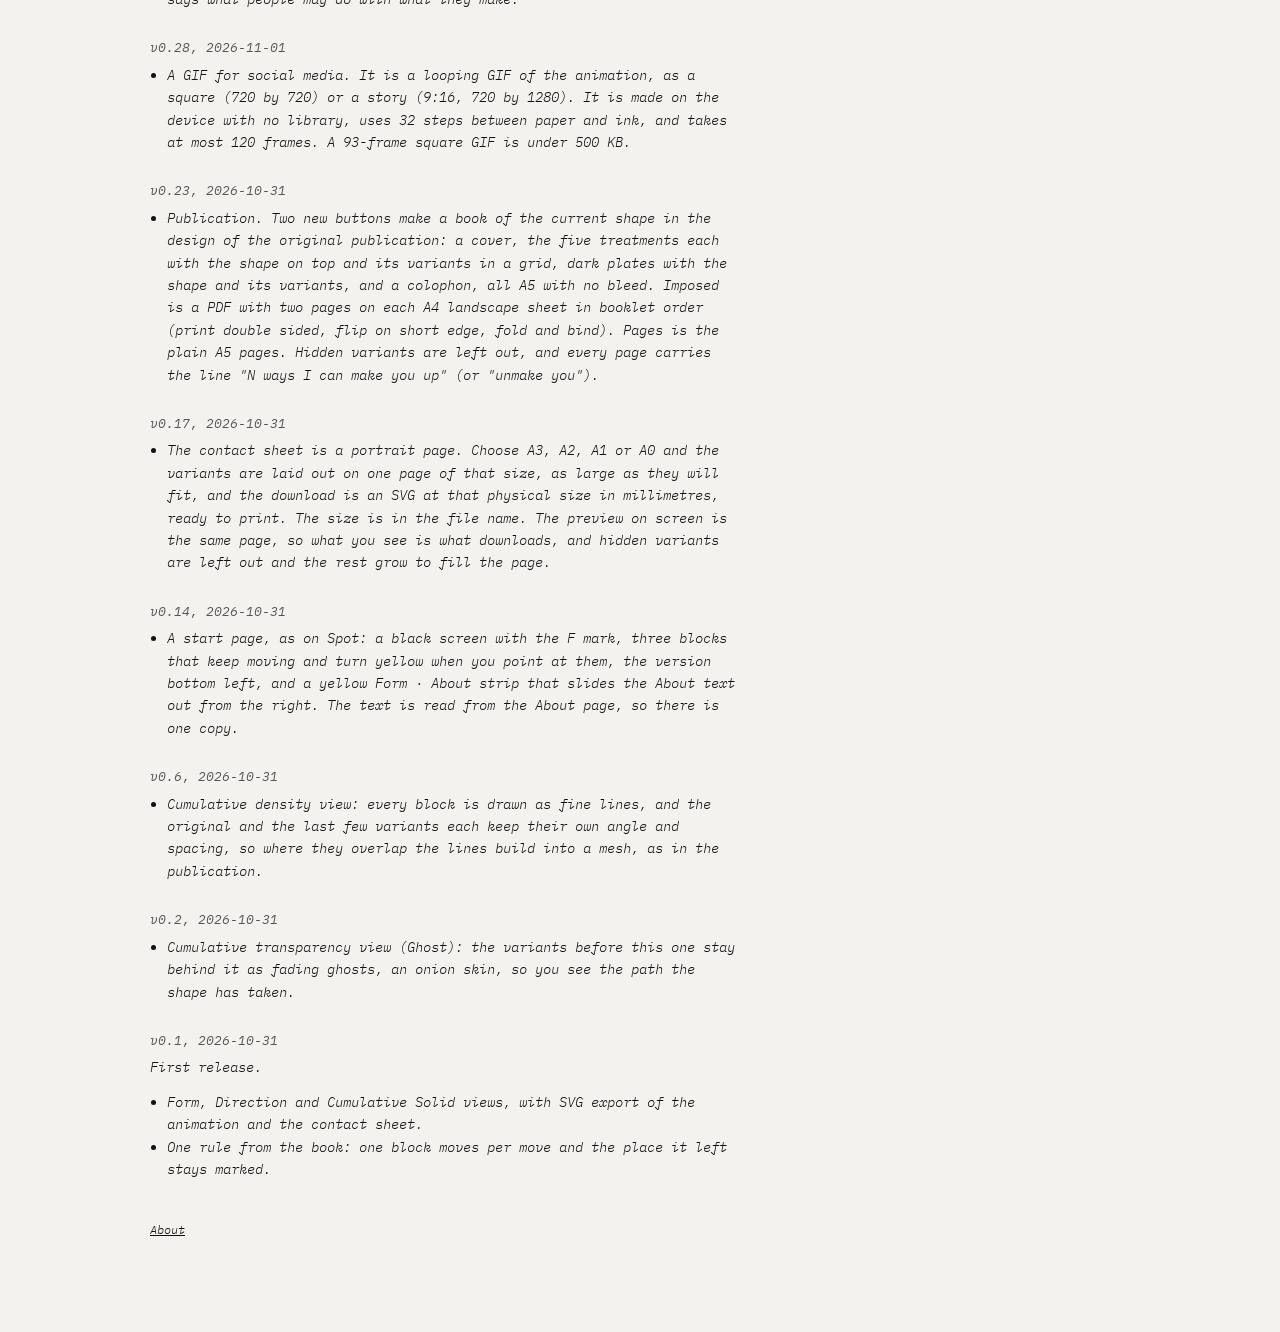
<file: changelog.html>
<!doctype html>
<!-- Generated from the vault note 'Changelog' by build.py. Do not edit. -->
<html lang="en">
<head>
<meta charset="utf-8">
<meta name="viewport" content="width=device-width,initial-scale=1">
<title>Changelog</title>
<link rel="icon" href="favicon.ico" sizes="any">
<link rel="icon" href="favicon.svg" type="image/svg+xml">
<link rel="apple-touch-icon" href="apple-touch-icon.png">
<link rel="stylesheet" href="style.css">
<script>window.goatcounter = { path: function (p) { return location.host + p; } };</script>
<script data-goatcounter="https://pkwr.goatcounter.com/count" async src="//gc.zgo.at/count.js"></script>
</head>
<body class="page">
<main class="about">
  <p><a href="./">← Form</a></p>
  <h1>Changelog</h1>

  <h2>v0.143, 2026-11-02</h2>
  <ul>
    <li>On a wide window the start screen's About panel has an open button at the top, under the opening lines, and another at the end of the text.</li>
  </ul>

  <h2>v0.139, 2026-11-02</h2>
  <ul>
    <li>The whole loop on the start screen is now the way in: click or tap it to open the tool.</li>
  </ul>

  <h2>v0.135, 2026-11-02</h2>
  <ul>
    <li>The starter letters and numbers are now one 5×5 pixel typeface: capitals A to Z and numbers 0 to 9, each a single piece of blocks joined edge to edge, so they all fit the default grid and Make works on every one.</li>
    <li>The start screen now plays the demo loop, white on black with no rule text, in place of the moving F. The whole loop turns yellow on rollover.</li>
    <li>The yellow button on step 1 names the chosen rule, for example Make you up and unmake you.</li>
    <li>There are two random buttons: Random symbol (the signs and shapes) and Random character (the pixel letters and numbers).</li>
  </ul>

  <h2>v0.134, 2026-11-02</h2>
  <ul>
    <li>The demo page opens each round with the rule sentence choosing itself: the words spin and settle one by one (the rule, how many blocks at a time, and what follows), then the loop runs, and the next round draws a different rule.</li>
  </ul>

  <h2>v0.133, 2026-11-02</h2>
  <ul>
    <li>The sentence now reads "N ways I can make you up, two blocks at a time and unmake you". Two blocks at a time is where it starts, and "unmake you" is the default second word: tap it to swap it for Change or Grow, or for nothing, so the unmaking can be left out.</li>
  </ul>

  <h2>v0.132, 2026-11-02</h2>
  <ul>
    <li>How many blocks act at a time. After the rule, tap "one block at a time" to choose two, three or all of them. Moving two blocks gives 139 ways for the T and three or more give every other joined shape of six blocks (215); changing all six blocks at once gives 531,441 ways; growing two blocks at a time takes 3 steps and all at once takes 1. The title says the full number of ways ("1,215 ways I can change you, two blocks at a time"), while a long list on the sheet and in the book is a seeded pick of 150 from the pattern code. Unmaking stays one block at a time.</li>
  </ul>

  <h2>v0.131, 2026-11-02</h2>
  <ul>
    <li>Grow now builds the shape up from nothing, one block at a time, as the opposite of Unmake: "6 ways I can grow you and 6 to unmake you". The order the blocks arrive in comes from the pattern code. (It first added a block to the finished shape, which was the wrong idea.)</li>
  </ul>

  <h2>v0.130, 2026-11-02</h2>
  <ul>
    <li>The rule is a sentence in the control panel: "35 ways I can make you up". Tap the verb to choose Move, Change or Grow, and tap "add another rule" to follow it with a second one ("89 ways I can make you up and change you"). The second rule's ways come after the first's, and the pattern code records both.</li>
  </ul>

  <h2>v0.129, 2026-11-02</h2>
  <ul>
    <li>Two more rules, chosen in the control panel. Change: one block becomes another shape in the same place (a circle, or an arch or triangle in any turn), so the T has 54 ways. Grow: the shape is built up from nothing, one block at a time, so the T has 6 ways. The wording follows the rule: "54 ways I can change you", "12 ways I can grow you". The pattern code records the rule, and codes made before this are Move. Direction is hidden for Change, since it means nothing there.</li>
  </ul>

  <h2>v0.127, 2026-11-02</h2>
  <ul>
    <li>The book is set in Libre Franklin and Libre Baskerville Italic, drawn as outlines, so the PDF needs no fonts and looks the same in every reader. It replaces the standard PDF fonts used before.</li>
  </ul>

  <h2>v0.126, 2026-11-02</h2>
  <ul>
    <li>The type in the SVG downloads is drawn as outlines, in Libre Franklin and Libre Baskerville Italic, so the files look the same on any machine and need no fonts installed. This covers the contact sheet and the animated SVG.</li>
  </ul>

  <h2>v0.125, 2026-11-02</h2>
  <ul>
    <li>Zoom on the contact sheet preview. Open the preview and zoom with the wheel, a pinch, the + and - buttons or a double click, drag to move around, and Fit puts the whole page back.</li>
  </ul>

  <h2>v0.112, 2026-11-01</h2>
  <ul>
    <li>A demo page, form.pkwr.co/demo.html, for a screen or a projector. A random symbol fills the screen and runs through every iteration, making then unmaking, then another symbol is chosen. Nothing else is shown, and there are no controls.</li>
  </ul>

  <h2>v0.111, 2026-11-01</h2>
  <ul>
    <li>The imposed book now has 3 mm of bleed and crop marks. Each sheet is SRA4 landscape (320 by 225 mm) so the two A5 pages have room for them, with marks at the four corners and at the fold, and the trim and bleed boxes set in the PDF. The plain pages book is unchanged.</li>
  </ul>

  <h2>v0.105, 2026-11-01</h2>
  <ul>
    <li>Nine signs in the manner of Rudolf Koch's The Book of Signs join the random symbols: St Andrew cross, anchor, life rune, trident, sun wheel, crescent, hourglass, Lorraine cross and triple cross.</li>
  </ul>

  <h2>v0.103, 2026-11-01</h2>
  <ul>
    <li>Extra ways to make you up. After every single move, six more variants are added, each made by one to three moves in a row from the original. They are chosen from the pattern's code, so the same code always gives the same ones, and they are the same whichever treatment is chosen. The T now has 35 ways to make you up (29 single moves and 6 extra).</li>
  </ul>

  <h2>v0.102, 2026-11-01</h2>
  <ul>
    <li>Pattern code. Every pattern has a short code, for example 32753-KSWXP-J8, shown in the side panel with a Copy button. Type or paste a code under "Enter a code" to load that pattern, or open the site with ?code= and the code on the end. The same code always makes the same book, and the code is printed on the book's last page as "Pattern code". Shapes drawn in different places on the grid share a code.</li>
  </ul>

  <h2>v0.31, 2026-11-01</h2>
  <ul>
    <li>A video for social media, next to the GIF, in the same square (1:1) and story (9:16) shapes. It is recorded in the browser as the animation plays, repeated to run at least six seconds, and saved as MP4 where the browser can write it (Safari and current Chrome) or WebM otherwise, which Instagram and TikTok do not take. Every frame of the GIF and the video carries the title line and a small "Made with Form, form.pkwr.co" credit.</li>
  </ul>

  <h2>v0.30, 2026-11-01</h2>
  <ul>
    <li>Credit and terms now travel with the work. Every SVG, PDF and GIF Form makes carries "Made with Form, form.pkwr.co. © 2026 Patrick Walker", with the terms for sharing and printing, in the file itself (a description and metadata in SVGs, document properties in PDFs, a comment in GIFs), and the book's colophon states them. The About page says what people may do with what they make.</li>
  </ul>

  <h2>v0.28, 2026-11-01</h2>
  <ul>
    <li>A GIF for social media. It is a looping GIF of the animation, as a square (720 by 720) or a story (9:16, 720 by 1280). It is made on the device with no library, uses 32 steps between paper and ink, and takes at most 120 frames. A 93-frame square GIF is under 500 KB.</li>
  </ul>

  <h2>v0.23, 2026-10-31</h2>
  <ul>
    <li>Publication. Two new buttons make a book of the current shape in the design of the original publication: a cover, the five treatments each with the shape on top and its variants in a grid, dark plates with the shape and its variants, and a colophon, all A5 with no bleed. Imposed is a PDF with two pages on each A4 landscape sheet in booklet order (print double sided, flip on short edge, fold and bind). Pages is the plain A5 pages. Hidden variants are left out, and every page carries the line "N ways I can make you up" (or "unmake you").</li>
  </ul>

  <h2>v0.17, 2026-10-31</h2>
  <ul>
    <li>The contact sheet is a portrait page. Choose A3, A2, A1 or A0 and the variants are laid out on one page of that size, as large as they will fit, and the download is an SVG at that physical size in millimetres, ready to print. The size is in the file name. The preview on screen is the same page, so what you see is what downloads, and hidden variants are left out and the rest grow to fill the page.</li>
  </ul>

  <h2>v0.14, 2026-10-31</h2>
  <ul>
    <li>A start page, as on Spot: a black screen with the F mark, three blocks that keep moving and turn yellow when you point at them, the version bottom left, and a yellow Form · About strip that slides the About text out from the right. The text is read from the About page, so there is one copy.</li>
  </ul>

  <h2>v0.6, 2026-10-31</h2>
  <ul>
    <li>Cumulative density view: every block is drawn as fine lines, and the original and the last few variants each keep their own angle and spacing, so where they overlap the lines build into a mesh, as in the publication.</li>
  </ul>

  <h2>v0.2, 2026-10-31</h2>
  <ul>
    <li>Cumulative transparency view (Ghost): the variants before this one stay behind it as fading ghosts, an onion skin, so you see the path the shape has taken.</li>
  </ul>

  <h2>v0.1, 2026-10-31</h2>
  <p>First release.</p>
  <ul>
    <li>Form, Direction and Cumulative Solid views, with SVG export of the animation and the contact sheet.</li>
    <li>One rule from the book: one block moves per move and the place it left stays marked.</li>
  </ul>
  <p class="foot"><a href="about.html">About</a></p>
</main>
</body>
</html>
</file>
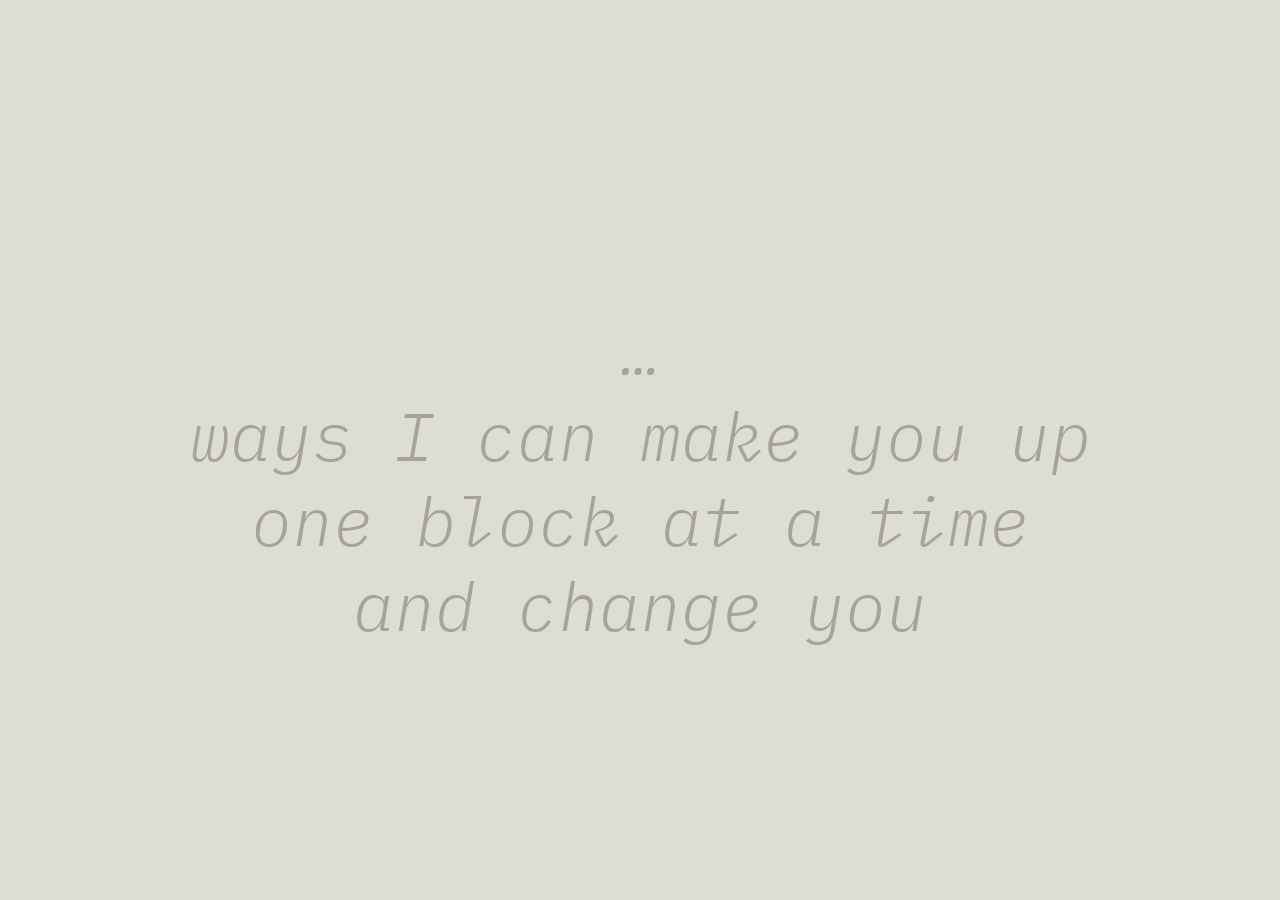
<file: demo.html>
<!doctype html>
<html lang="en-GB">
<head>
<meta charset="utf-8">
<meta name="viewport" content="width=device-width,initial-scale=1">
<title>Form</title>
<link rel="icon" href="favicon.svg" type="image/svg+xml">
<style>@font-face{font-family:"IBM Plex Mono";font-style:italic;font-weight:300;src:url("vendor/fonts/ibm-plex-mono-latin-300-italic.woff2") format("woff2")}html,body{margin:0;height:100%;overflow:hidden;background:#DEDDD2;cursor:none}#stage,#intro{display:block;width:100vw;height:100vh;height:100dvh}</style>
<script>window.goatcounter = { path: function (p) { return location.host + p; } };</script>
<script data-goatcounter="https://pkwr.goatcounter.com/count" async src="//gc.zgo.at/count.js"></script>
</head>
<body>
<svg id="intro" viewBox="0 0 1200 800" preserveAspectRatio="xMidYMid meet" style="display:none" aria-live="polite"></svg>
<svg id="stage" role="img" aria-label="A shape made up and unmade, one move at a time" preserveAspectRatio="xMidYMid meet"></svg>
<script src="glyphs.js?v=v0.145"></script>
<script src="app.js?v=v0.145"></script>
<script src="demo.js?v=v0.145"></script>
</body>
</html>
</file>
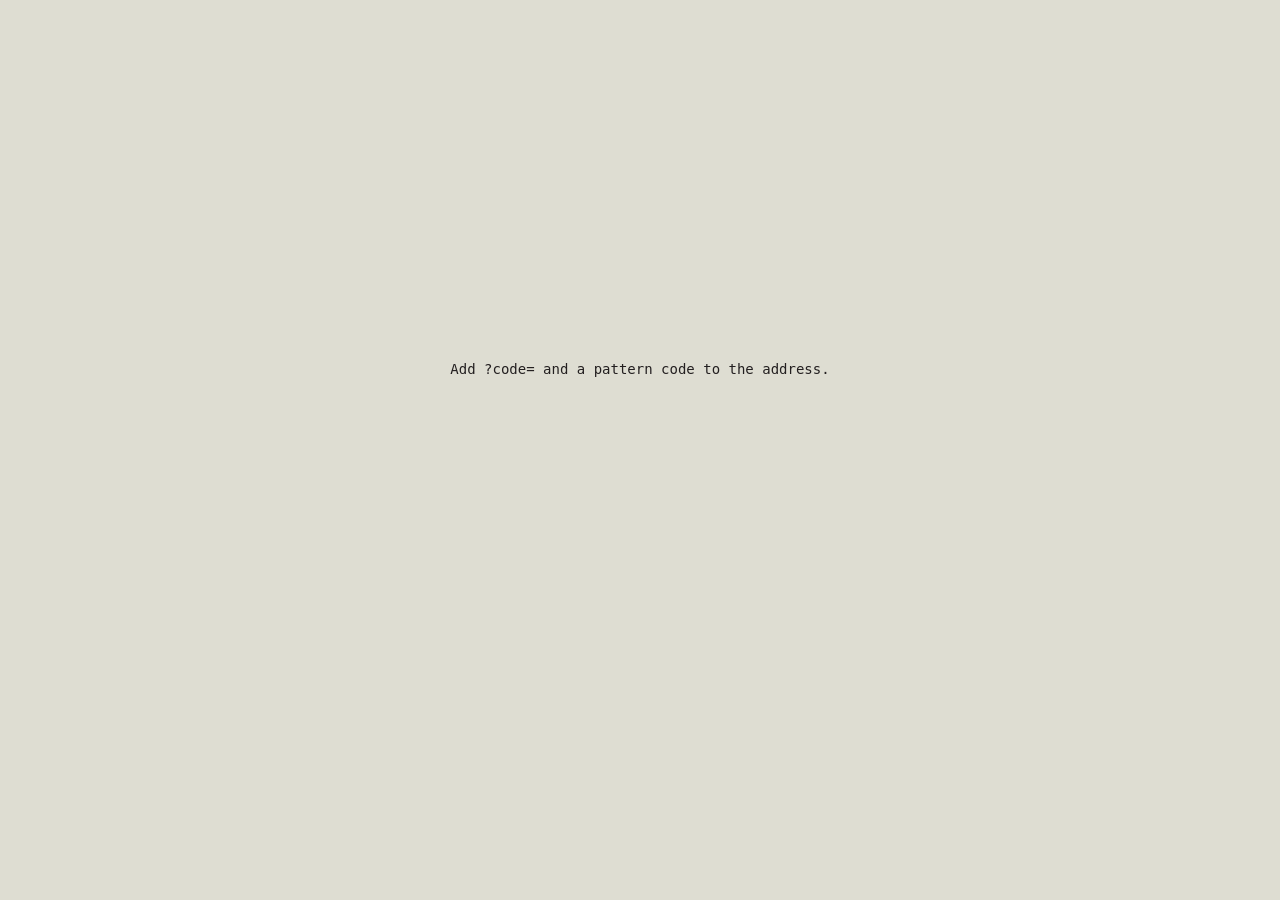
<file: ar/model.html>
<!doctype html>
<html lang="en-GB">
<head>
<meta charset="utf-8">
<meta name="viewport" content="width=device-width,initial-scale=1">
<meta name="robots" content="noindex,nofollow">
<title>Form in space</title>
<style>
html,body{margin:0;height:100%;overflow:hidden;background:#DEDDD2;color:#231F20;font:14px/1.4 ui-monospace,Menlo,monospace}
#view{position:fixed;inset:0;touch-action:none}
#view canvas{display:block}
#count{position:fixed;left:0;right:0;bottom:18px;text-align:center;font-style:italic;font-size:15px;padding:0 16px}
#msg{position:fixed;left:0;right:0;top:40%;text-align:center;padding:0 24px}
#ar{position:fixed;top:14px;right:14px;font:inherit;padding:10px 16px;border:0;border-radius:8px;background:#ffe100;color:#231F20}
</style>
<script type="importmap">{"imports":{"three":"./vendor/three.module.js"}}</script>
</head>
<body>
<div id="view"></div>
<div id="count"></div>
<div id="msg"></div>
<button id="ar" hidden>View in AR</button>
<script src="../app.js"></script>
<script src="space.js"></script>
<script src="usdz.js"></script>
<script type="module" src="model.js"></script>
</body>
</html>
</file>
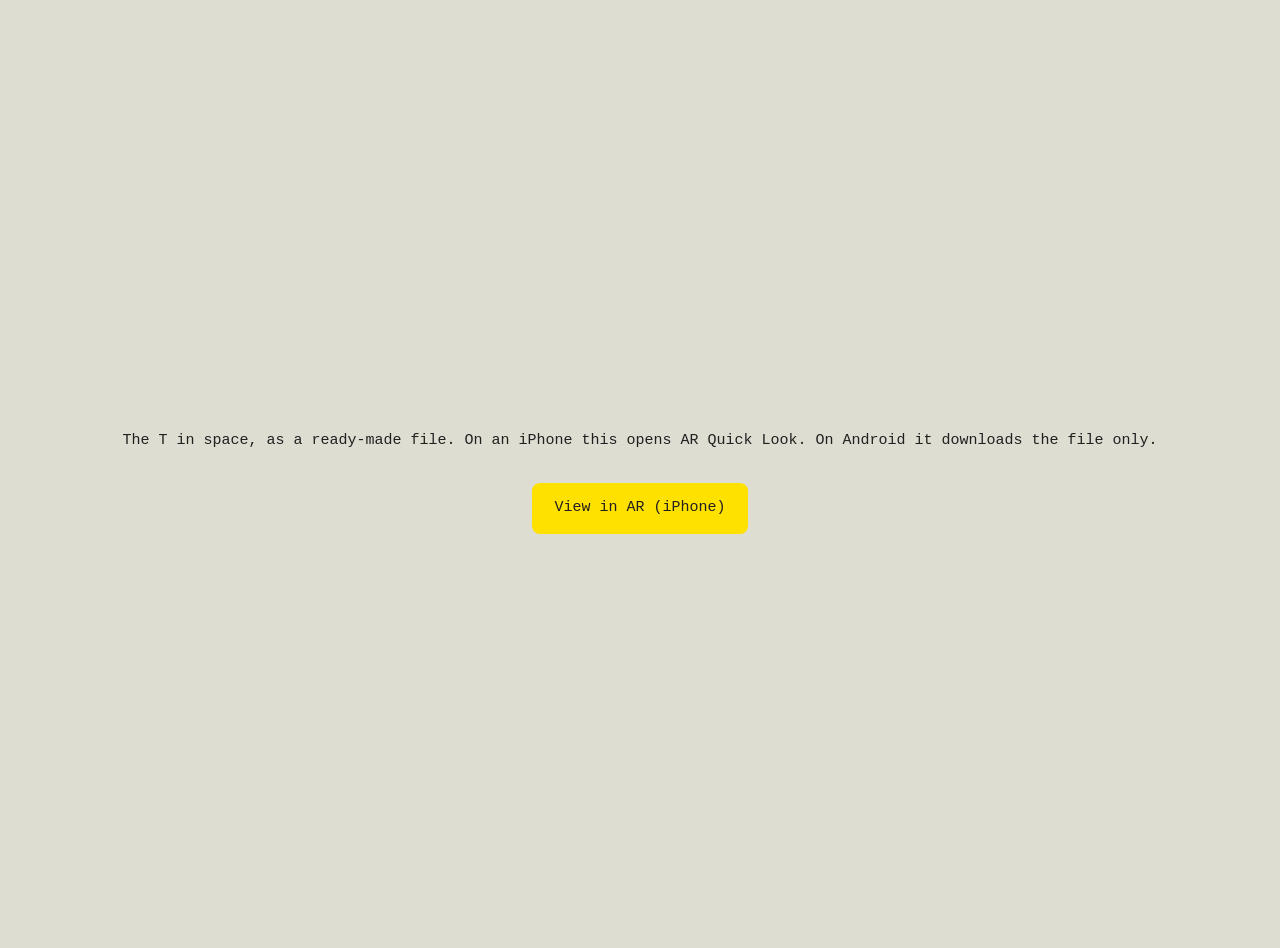
<file: ar/quicklook.html>
<!doctype html>
<html lang="en-GB"><head><meta charset="utf-8"><meta name="viewport" content="width=device-width,initial-scale=1"><meta name="robots" content="noindex,nofollow"><title>Form AR file test</title>
<style>body{margin:0;min-height:100vh;display:flex;flex-direction:column;align-items:center;justify-content:center;gap:16px;padding:24px;background:#DEDDD2;color:#231F20;font:15px/1.5 ui-monospace,Menlo,monospace;text-align:center}a.b{display:inline-block;padding:14px 22px;border-radius:8px;background:#ffe100;color:#231F20;text-decoration:none}</style></head>
<body><p>The T in space, as a ready-made file. On an iPhone this opens AR Quick Look. On Android it downloads the file only.</p>
<a class="b" rel="ar" href="T-space.usdz"><img alt="" width="1" height="1" style="display:none">View in AR (iPhone)</a></body></html>
</file>
<file: style.css>
/* Form — styled after Spot: IBM Plex Mono italic, one yellow accent, dark floating panel. Fonts: SIL OFL (vendor/fonts). */
@font-face{font-family:"IBM Plex Mono";font-style:italic;font-weight:300;font-display:swap;src:url("vendor/fonts/ibm-plex-mono-latin-300-italic.woff2") format("woff2")}
@font-face{font-family:"IBM Plex Mono";font-style:italic;font-weight:400;font-display:swap;src:url("vendor/fonts/ibm-plex-mono-latin-400-italic.woff2") format("woff2")}
:root{--yellow:#ffe100;--ink:#111;--paper:#f4f2ee;--cp-bg:#121315;--cp-surface:#17191c;--cp-line:#2a2d31;--cp-text:#ececec;--cp-muted:#a3a3a3;--cp-accent-bg:#3a3410;--cp-accent-line:#8f7d1a;--font:"IBM Plex Mono",ui-monospace,Menlo,Consolas,monospace}
*{box-sizing:border-box}
html{font-synthesis:none}
body{margin:0;background:var(--paper);color:var(--ink);font:300 13px/1.5 var(--font);font-style:italic}
h1,h2{font-weight:400;margin:0}
svg{display:block}
#out{padding:24px 412px 48px 24px;min-height:100vh}
#out h2{font-size:12px;margin:28px 0 8px;color:#555}
#anim{width:100%;max-height:62vh;background:var(--paper)}
#sheet svg{width:100%;height:auto}
#panel{position:fixed;top:16px;right:16px;bottom:16px;width:380px;max-width:calc(100vw - 32px);overflow:auto;padding:16px;background:var(--cp-bg);color:var(--cp-text);border:1px solid var(--cp-line);border-radius:14px;box-shadow:0 12px 40px rgba(0,0,0,.5);z-index:30}
#panel.hidden{display:none}
#panel h1{font-size:15px}
.sub{margin:0 0 14px;color:var(--cp-muted);font-size:12px}
#grid{width:100%;height:auto;background:var(--cp-surface);border:1px solid var(--cp-line);border-radius:6px;cursor:pointer;touch-action:manipulation}
#palette{display:flex;gap:8px;margin:12px 0}
#palette button{width:44px;height:44px;padding:8px;background:none;border:0;border-radius:0;color:var(--cp-text)}
#palette svg{fill:var(--cp-text);width:100%;height:100%}
#palette button[aria-checked=true] svg{fill:var(--yellow)}
label{display:block;margin:6px 0;color:var(--cp-muted);font-size:12px}
label.inline{display:inline-block;margin-right:16px;color:var(--cp-text)}
output{float:right;color:var(--cp-text)}
input[type=range]{-webkit-appearance:none;appearance:none;width:100%;height:28px;margin:0;background:none;cursor:pointer;--to:0%}
input[type=range]::-webkit-slider-runnable-track{height:4px;border-radius:2px;background:linear-gradient(to right,var(--yellow) 0 var(--to),#33363b var(--to) 100%)}
input[type=range]::-moz-range-track{height:4px;border-radius:2px;background:linear-gradient(to right,var(--yellow) 0 var(--to),#33363b var(--to) 100%)}
input[type=range]::-webkit-slider-thumb{-webkit-appearance:none;width:20px;height:20px;margin-top:-8px;border:0;border-radius:10px;background:#f4f4f4;box-shadow:0 1px 3px rgba(0,0,0,.6)}
input[type=range]::-moz-range-thumb{width:20px;height:20px;border:0;border-radius:10px;background:#f4f4f4;box-shadow:0 1px 3px rgba(0,0,0,.6)}
input[type=number]{width:80px;font:inherit;color:var(--cp-text);background:var(--cp-surface);border:1px solid var(--cp-line);border-radius:6px;padding:4px 6px}
input[type=radio]{accent-color:var(--yellow)}
.row{display:flex;gap:8px;flex-wrap:wrap;margin:12px 0}
button{font:inherit;padding:7px 12px;border:1px solid var(--cp-line);border-radius:8px;background:var(--cp-surface);color:var(--cp-text);cursor:pointer}
button:hover{border-color:var(--cp-accent-line)}
#process{background:var(--yellow);border-color:var(--yellow);color:var(--ink)}
#out .row button{background:var(--ink);color:var(--paper);border-color:var(--ink)}
#msg{min-height:1.4em;color:var(--yellow);font-size:12px}
.hint{color:var(--cp-muted);font-size:11px;margin:8px 0 0}
@media(max-width:900px){#out{padding:24px 24px 48vh}#panel{top:auto;height:44vh}}
.cp-grab{display:none}
#screen{display:none}
.draw-shapes .row{margin:0 0 12px}
/* Phones / touch: the grid and the shapes sit on the screen; the controls are a short bottom sheet (grab handle, settings, Process always in reach), as in Spot. */
@media all{
#screen{display:block;padding:16px 16px 0}
#paneSwitch{margin:0 0 10px;font-size:13px}
#paneSwitch a{color:#555}
#paneSwitch a[aria-checked=true]{color:var(--ink);text-decoration:underline;text-underline-offset:4px}
#drawBox .sub{margin:0 0 8px;color:#555}
#drawBox #grid{width:100%}
.draw-shapes{display:flex;flex-wrap:wrap;align-items:center;gap:8px;margin:10px 0}
.draw-shapes #palette{margin:0;gap:6px}
.draw-shapes .row{margin:0;flex-wrap:nowrap}
#screen #palette button{background:#e3dfd8;border-radius:8px}
#screen #palette svg{fill:var(--ink)}
#screen #palette button[aria-checked=true]{background:var(--ink)}
#screen #palette button[aria-checked=true] svg{fill:var(--yellow)}
#screen .row button{background:var(--ink);color:var(--paper);border-color:var(--ink)}
#screen .hint{color:#555;margin:6px 0 0}
body:not(.view-results) #out{display:none}
body.view-results #drawBox{display:none}
#out{padding:0 16px 16px}
#out h2:first-child{margin-top:8px}
#panel{display:flex;flex-direction:column;overflow:hidden;top:auto;left:0;right:0;bottom:0;width:auto;max-width:none;height:auto;max-height:min(62vh,540px);padding:0;border-width:1px 0 0;border-radius:20px 20px 0 0}
#panel.collapsed .cp-body{display:none}
.cp-grab{flex:none;display:flex;align-items:center;justify-content:center;width:100%;height:26px;margin:0;padding:0;border:0;border-radius:20px 20px 0 0;background:var(--cp-bg);cursor:pointer}
.cp-grab span{display:block;width:40px;height:5px;border-radius:3px;background:#4a4d52}
.cp-head{display:none}
.cp-body{flex:1 1 auto;min-height:0;overflow-y:auto;overscroll-behavior:contain;padding:0 16px 8px}
.cp-foot{flex:none;padding:8px 16px max(6px,env(safe-area-inset-bottom));border-top:1px solid var(--cp-line)}
#processRow .row{margin:0 0 4px}
#processRow #process{width:100%;padding:12px}
#screen #processRow{margin:4px 0 8px}
#screen #process{background:var(--yellow);border-color:var(--yellow);color:var(--ink)}
#screen #msg{color:var(--ink)}
#msg{min-height:0;margin:2px 0}
.cp-foot .hint{margin:4px 0 0}
.keys{display:none}
}
.links{display:flex;flex-wrap:wrap;gap:6px 16px;margin:10px 0;font-size:13px;color:var(--cp-muted)}
.links a{color:var(--cp-text);text-decoration:none}
.links a:hover{text-decoration:underline}
.links a[aria-checked=true]{color:var(--yellow)}
.about{max-width:640px;margin:0 auto;padding:40px 24px 80px}
.about h1{font-size:22px;margin:16px 0}
.about h2{font-size:13px;margin:28px 0 6px;color:#555}
.about p{margin:0 0 12px;font-size:14px;line-height:1.6}
.about a{color:var(--ink)}
.about table.details{border-collapse:collapse;margin:0 0 12px;font-size:14px;line-height:1.6}
.about table.details th,.about table.details td{padding:2px 16px 2px 0;text-align:left;vertical-align:top;font-weight:400}
.about table.details th{color:#555;white-space:nowrap}
.about .n{display:inline-block;width:2.2em;text-indent:0}
.about .foot{margin-top:40px;font-size:12px;color:#555}
.hint a{color:var(--yellow)}
.about .s{margin:0 0 4px;padding-left:2.4em;text-indent:-2.4em}
.hint2{margin:0 0 8px;font-size:12px;color:#555}
.about ul{margin:0 0 12px;padding-left:1.2em;font-size:14px;line-height:1.6}

/* Start screen, as on Spot: black, a round open button, the version bottom left, an About drawer under a yellow strip. */
#startScreen{display:none}
html.show-start{overflow:hidden}
html.show-start #startScreen{display:flex;position:fixed;inset:0;z-index:200;align-items:center;justify-content:center;overflow:hidden;background:#000;transition:opacity .5s ease;--strip-w:44px;--panel-w:max(320px,calc(100vw / 3 - var(--strip-w)))}
html.start-leaving #startScreen{opacity:0;pointer-events:none}
#startLoop{position:absolute;inset:6vmin;width:calc(100% - 12vmin);height:calc(100% - 12vmin)}
#startLoop{pointer-events:none} /* only the blocks themselves are live, so the rollover and the click start where the shape is, not in the empty area round it */
#startLoop use{pointer-events:auto;cursor:pointer}
#startLoop:hover #startLoopG{fill:var(--yellow)}
#startLoop:hover use{stroke:var(--yellow)}
/* The way in is the open button in the About panel; this one stays for keyboards (Enter) and screen readers. */
#startOpen{position:absolute;width:1px;height:1px;overflow:hidden;clip-path:inset(50%);padding:0;border:0;opacity:0}
.start-version{position:fixed;left:16px;bottom:max(12px,env(safe-area-inset-bottom));z-index:3;font-size:11px;color:rgba(255,255,255,.55);text-decoration:none}
.start-version:hover,.start-version:focus-visible{color:var(--yellow);outline:none}
.start-drawer{position:fixed;top:0;right:0;bottom:0;z-index:3;display:flex;transform:translateX(var(--panel-w));transition:transform .45s cubic-bezier(.2,.7,.2,1)}
.start-drawer.is-open{transform:translateX(0)}
.start-strip{width:var(--strip-w);flex-shrink:0;margin:0;padding:22px 0;border:0;border-radius:0;background:var(--yellow);color:var(--ink);cursor:pointer;display:flex;flex-direction:column;align-items:center;justify-content:space-between;box-shadow:-10px 0 30px rgba(0,0,0,.22);transition:background-color .5s ease}
.start-drawer.is-open .start-strip{background:#fff}
.start-strip:focus-visible{outline:2px solid var(--ink);outline-offset:-4px}
.strip-label{writing-mode:vertical-rl;transform:rotate(180deg);font-size:12px;letter-spacing:.12em;text-transform:uppercase;white-space:nowrap}
.strip-icon{font-size:22px;line-height:1;transition:transform .3s cubic-bezier(.2,.7,.2,1)}
.start-drawer.is-open .strip-icon{transform:rotate(45deg)}
@media(prefers-reduced-motion:no-preference){.start-drawer:not(.is-open) .strip-icon{animation:form-nudge 2.4s ease-in-out 1.2s 2}}
@keyframes form-nudge{0%,100%{transform:translateX(0)}50%{transform:translateX(-4px)}}
@media(prefers-reduced-motion:reduce){html.show-start #startScreen,#startOpen span,.sa-open,.start-drawer,.strip-icon{transition:none}}
.start-panel{width:var(--panel-w);max-width:calc(100vw - var(--strip-w));background:#fff;color:var(--ink);overflow-y:auto;display:flex;flex-direction:column}
.sa-content{padding:28px 28px 8px}
.sa-content h1{margin:0 0 14px;font-size:clamp(30px,2.6vw,42px);line-height:1;letter-spacing:-.03em;font-weight:300}
.sa-content h2{margin:22px 0 8px;font-size:11px;letter-spacing:.08em;text-transform:uppercase;color:#6b6862}
.sa-content p{margin:0 0 .9em;font-size:13px;line-height:1.6}
.sa-content .s{margin:0 0 4px;padding-left:2.4em;text-indent:-2.4em}
.sa-content .n{display:inline-block;width:2.2em;text-indent:0}
.sa-content a,.sp-foot a{color:inherit;text-underline-offset:3px}
.sa-content a:hover,.sa-content a:focus-visible,.sp-foot a:hover,.sp-foot a:focus-visible{background:var(--yellow);outline:none}
.sp-foot{margin-top:auto;padding:16px 28px 22px;display:flex;justify-content:space-between;gap:12px;font-size:12px;color:#6b6862}
/* Phones and narrow windows: the panel covers the circle, so it carries its own open circle, the first paragraph first, "More" to unfold. */
.sa-lead,.sa-open-end{display:none}
.sa-open{flex:none;width:92px;height:92px;border-radius:0;transform:rotate(-8deg);border:0;padding:0;background:var(--ink);color:#fff;font:italic 400 17px var(--font);cursor:pointer;transition:transform .35s cubic-bezier(.2,.7,.2,1),background-color .15s ease,color .15s ease}
.sa-open:hover,.sa-open:focus-visible{transform:rotate(0deg)}
.sa-open:active{transform:rotate(0deg) scale(.94)}
.sa-open:hover,.sa-open:active,.sa-open:focus-visible{background:var(--yellow);color:var(--ink);outline:none}
.sa-more{border:0;background:none;padding:0;color:var(--ink);font:inherit;font-size:13px;text-decoration:underline;text-underline-offset:3px;cursor:pointer}
/* Wide windows: the full text always shows, with an open at the top (under the opening lines) and another at the end. */
@media(min-width:761px){.sa-lead{display:flex;margin:4px 0 20px}.sa-more{display:none}.sa-open-end{display:block;margin:8px 0 28px}}
@media(max-width:760px){
.sa-lead{display:flex;align-items:center;gap:22px;margin:4px 0 28px}
.sa-open-end{display:block;margin:8px 0 28px}
.sa-content.is-short .sa-lead ~ :not(.sa-open-end){display:none}
.sa-content.is-short .sa-open-end{display:none}
}
#out .links{color:#555}
#out .links a{color:#555}
#out .links a[aria-checked=true]{color:var(--ink);text-decoration:underline;text-underline-offset:4px}
#sheet svg{max-width:100%}
.sa-content ul{list-style:none;margin:0 0 .9em;padding:0;border-top:1px solid var(--ink);font-size:12px}
.sa-content li{padding:8px 0;border-bottom:1px solid #d9d5ce;line-height:1.5}
#pieceNote{padding:24px 412px 0 24px;font-size:12px;line-height:1.6;color:#333}
#pieceNote p{margin:0 0 8px;max-width:720px;overflow-wrap:anywhere}
#pieceNote a{color:inherit;text-underline-offset:3px}
@media(max-width:900px){#pieceNote{padding-right:24px}}
@media all{#pieceNote{padding:16px 16px 0}}
#screen label{color:#555}
#out label.inline{color:#231F20}
#out input[type=checkbox]{accent-color:var(--ink)}
#out label.msg{display:block;margin:10px 0 6px;color:#555;font-size:12px}
#out textarea{display:block;width:100%;max-width:520px;margin-top:4px;font:inherit;font-size:13px;color:var(--ink);background:transparent;border:1px solid var(--ink);border-radius:6px;padding:6px 8px;resize:vertical}
.step{display:none}
.step.on{display:block}
#steps{margin:0 0 6px}
#out h2{margin-top:12px}
.row.nav{margin-top:18px}
.row.nav .next{background:var(--ink);color:var(--paper);padding:10px 16px;font-size:14px}
.row.nav .back{background:transparent;color:var(--ink);border-color:var(--ink)}
#sheet svg{display:block;margin:0 auto;width:auto;height:min(72vh,980px);max-width:100%}
.cards{display:grid;grid-template-columns:repeat(auto-fit,minmax(260px,1fr));gap:16px;max-width:900px}
.card{border:1px solid var(--ink);border-radius:12px;padding:14px 16px}
.card h3{margin:0 0 6px;font-size:15px;font-weight:400}
.card .row{margin:12px 0 0}
#out{min-height:0}
@media all{#sheet svg{height:max(140px,calc(100svh - 430px))}}
/* Icon buttons: steps, rule and treatments. Quiet: the selected one is yellow on the dark panel and ink with a yellow icon on paper. */
.links.ico{display:flex;flex-wrap:nowrap;gap:4px;margin:6px 0;font-size:9.5px;color:var(--cp-muted)}
.ico a{display:flex;flex-direction:column;align-items:center;justify-content:center;gap:3px;min-width:56px;padding:6px 4px 5px;border-radius:8px;text-decoration:none;color:var(--cp-text);line-height:1.1;text-align:center;overflow-wrap:anywhere}
.ico a svg{width:26px;height:26px;display:block}
.ico a:hover{text-decoration:none;background:rgba(255,255,255,.07)}
.ico a[aria-checked=true]{color:var(--yellow);text-decoration:none}
#out .ico a,#screen .ico a{color:#555}
#out .ico a:hover,#screen .ico a:hover{background:#e3dfd8}
#out .ico a[aria-checked=true],#screen .ico a[aria-checked=true]{background:var(--ink);color:var(--yellow);text-decoration:none}
#viewIcons{justify-content:space-between}
#viewIcons a{flex:1;min-width:0}
#steps a{flex-direction:row;gap:6px;font-size:12px;min-width:0;padding:6px 12px}
#steps a svg{width:18px;height:18px}
#processRow .row{align-items:stretch;flex-wrap:nowrap}
#processRow #process{flex:1;min-width:0}
#act{margin:0}
#act a{min-width:58px}
#viewHostPanel{margin:0 0 8px}
#colours{display:flex;flex-wrap:wrap;align-items:center;gap:6px 12px;margin:10px 0 4px;color:var(--cp-muted);font-size:12px}
#colours .swatch{display:flex;align-items:center;gap:6px;margin:0;color:var(--cp-text)}
#colours input[type=color]{width:34px;height:26px;padding:0;border:1px solid var(--cp-line);border-radius:6px;background:none;cursor:pointer}
#presets{display:flex;gap:8px;margin-left:auto}
.preset{width:26px;height:26px;padding:0;border-radius:50%;border:1px solid #555;cursor:pointer}
.shape-row{display:flex;align-items:center;flex-wrap:wrap;gap:6px 12px}
.shape-row #palette{margin:0}
.shape-row #act{margin:0}
@media all{
.draw-shapes{display:block}
.shape-row{flex-wrap:nowrap;gap:8px;margin:0 0 10px}
.draw-shapes #palette{gap:4px}
.draw-shapes #palette button{width:40px;height:40px;padding:7px}
.shape-row #act a{min-width:50px;padding:5px 2px 4px}
.draw-shapes>.row{margin:0}
}
@media all{
#drawBox #grid{width:auto;height:min(calc(100vw - 32px),calc(100svh - 360px));max-width:100%;margin:0 auto}
}
#grid{border-color:var(--cp-line)}
/* Less scrolling: the closing step shows one choice at a time; the results sit under a shorter header on phones. */
.card{display:none}
.card.on{display:block}
.checks{display:flex;flex-wrap:wrap;gap:2px 16px}
#makeTabs{margin:4px 0 12px}
#makeTabs a{min-width:84px}
@media all{
#out h2{display:none}
body.view-results #processRow .row{display:none}
#processRow #msg{margin:0 0 4px}
#anim{max-height:max(150px,calc(100svh - 470px))}
#sheet svg{height:max(200px,calc(100svh - 400px))}
.row.nav{margin-top:10px}
#step2 .hint2{margin:0 0 6px;font-size:11px}
#out .links.ico{margin:4px 0}
#viewIcons a{padding:4px 2px 3px}
}
.dlico{width:16px;height:16px;margin-right:7px;vertical-align:-3px;flex:none}
#out #colours{color:#555;margin:6px 0 2px}
#out #colours .swatch{color:#555}
#out #colours input[type=color]{border-color:var(--ink)}
#out .preset{border-color:var(--ink)}
@media all{#sheet svg{height:max(140px,calc(100svh - 440px))}}
@media(min-width:601px) and (pointer:fine){#panel #grid{width:min(100%,calc(100vh - 505px));margin:0 auto}}
.dlico{display:inline-block}
#out #viewIcons,#out #projIcons,#out #colours,#makeTabs{max-width:460px}
#out #projIcons{justify-content:flex-start}
/* Selected is always yellow. On paper a yellow word would vanish, so a selected text link there is an ink pill with yellow text, like the icon tiles. */
#paneSwitch a,#out .links:not(.ico) a{padding:2px 10px;border-radius:999px;text-decoration:none}
#paneSwitch a[aria-checked=true],#out .links:not(.ico) a[aria-checked=true]{background:var(--ink);color:var(--yellow);text-decoration:none}
.preset.on{border:2px solid var(--yellow);box-shadow:0 0 0 1px var(--ink)}
#out .preset.on,.preset.on{border-color:var(--yellow)}
/* Desktop: the animation and the contact sheet are sized to the window so Next and Back stay in view; the icon tiles keep a steady width. */
@media(min-width:601px) and (pointer:fine){
#anim{max-height:max(150px,calc(100vh - 400px))}
#sheet svg{height:max(150px,calc(100vh - 390px))}
#viewIcons a{flex:0 1 84px}
#viewIcons{justify-content:flex-start}
}
#bookPreview{position:fixed;inset:0;z-index:150;display:flex;flex-direction:column;background:#2b2b2b;color:#ececec}
#bookPreview[hidden]{display:none}
.bp-bar{display:flex;align-items:center;gap:16px;padding:10px 14px;border-bottom:1px solid #3d3d3d}
.bp-bar button,.bp-nav button{background:#17191c;color:#ececec;border:1px solid #444}
.bp-bar .ico a{flex-direction:row;padding:6px 12px;font-size:12px;min-width:0}
.bp-bar .ico a[aria-checked=true]{background:var(--ink);color:var(--yellow)}
.bp-stage{flex:1;min-height:0;display:flex;align-items:center;justify-content:center;gap:0;padding:12px;overflow:hidden}
.bp-stage canvas{box-shadow:0 6px 30px rgba(0,0,0,.5)}
.bp-nav{display:flex;align-items:center;justify-content:center;gap:16px;padding:10px 14px;border-top:1px solid #3d3d3d;font-size:12px}
.bp-nav button:disabled{opacity:.35}
#bookPreviewBtn{background:transparent;color:var(--ink);border-color:var(--ink)}
/* Desktop follows the phone flow: Draw, then Results, one at a time, in a centred column. The fixed panel is gone. */
@media(min-width:601px) and (pointer:fine){
#screen,#out{max-width:700px;margin:0 auto}
#panel{left:50%;right:auto;width:700px;max-width:100%;transform:translateX(-50%);border-radius:14px 14px 0 0}
#out{padding:0 16px 16px;min-height:0}
#drawBox #grid{width:min(100%,calc(100vh - 360px));height:auto;aspect-ratio:1;margin:0 auto;display:block}
}
/* Five steps in one row of equal tiles, icon above a short label. */
#steps{display:flex;gap:4px}
#steps a{flex:1 1 0;min-width:0;flex-direction:column;align-items:center;gap:3px;padding:6px 2px;font-size:11px;text-align:center;word-break:normal}
#steps a svg{width:20px;height:20px}
#steps{max-width:460px}
/* One button system. Tool: ink, 13px (downloads, Clear, Random, Preview). Step: ink, 14px, taller (Next). Go: yellow, same size as Step (the make button). Back: outline. All 8px radius, same line height. */
#screen .row button,#out .row button{font-size:13px;line-height:1.2;padding:8px 14px;min-height:38px}
#screen .row.nav button,#out .row.nav button,#process{font-size:14px;line-height:1.2;padding:10px 16px;min-height:44px}
#out .row.nav .back{background:transparent;color:var(--ink);border-color:var(--ink)}
.row.nav{align-items:center}
button#process,#processRow .row button{font-size:14px;line-height:1.2;padding:10px 16px;min-height:44px}
/* Grid size sits under the grid on the screen, styled like the other text choices: selected is an ink pill with yellow text. */
#screen #size{color:#555;margin:8px 0 0;font-size:13px}
#screen #size a{color:#555;padding:2px 10px;border-radius:999px;text-decoration:none}
#screen #size a[aria-checked=true]{background:var(--ink);color:var(--yellow)}
/* Animation speed in the results step: ink on paper like the rest. */
#spdHostOut label{display:block;color:#555;margin:10px 0 0;font-size:13px}
#spdHostOut output{float:right;color:var(--ink)}
#spdHostOut input[type=range]{width:100%;accent-color:var(--ink)}
/* The rule is a screen of its own, after drawing and before the results. */
#ruleBox h2{margin:6px 0 10px;font-size:15px;font-weight:400}
#ruleBox #act{margin:0 0 6px}
body:not(.step-rule) #ruleBox{display:none}
body.step-rule #drawBox #size,body.step-rule #drawBox .draw-shapes,body.step-rule #drawBox .hint,body.step-rule #drawNav{display:none}
#screen .row.nav .back{background:transparent;color:var(--ink);border-color:var(--ink)}
/* The rule screen shows a preview of the outcome instead of the grid; Back returns to the grid to edit. */
body.step-rule #drawBox #grid{display:none}
#rulePreview{display:block;width:100%;height:clamp(180px,38vh,360px);margin:0 0 10px;border:1px solid var(--ink);border-radius:8px;background:var(--paper)}
/* Results (animation, sheet) come first; Outputs (print, GIF, book) are a screen of their own after them. */
body:not([data-step="1"]):not([data-step="2"]) #viewHostOut{display:none}
/* Step by step: the step line shows where you are; there are no tabs to jump ahead, and the icon row is a marker, not a menu. */
#paneSwitch{margin:0 0 10px;font-size:13px;color:#555}
#steps{pointer-events:none}
/* Keep each step on one screen. The animation gives up height on desktop for its controls; on short phones the card's explanatory text steps aside (the step line already names the card). */
@media(min-width:601px) and (pointer:fine){#anim{max-height:max(140px,calc(100vh - 470px))}}
@media(max-height:700px){.card .hint2,.card h3{display:none}#personalMsg{height:2.4em}}
/* On Draw the controls share a row (and wrap only when the screen is too narrow): shapes, grid size, then Clear and Random symbol. */
.draw-ui{display:flex;flex-wrap:wrap;align-items:center;gap:8px 18px;margin:8px 0}
.draw-ui .draw-shapes,.draw-ui .shape-row{display:contents}
.draw-ui #palette{order:1;margin:0}
.draw-ui #size{order:2;margin:0}
.draw-ui .draw-shapes>.row{order:3;margin:0;flex-wrap:nowrap}
.draw-ui{gap:8px 12px}
.draw-ui #size a{padding:2px 7px}
/* Grid size sits above the grid it changes. */
#drawBox>#size{margin:0 0 8px;font-size:13px;color:#555}
#drawBox>#size a{padding:2px 8px;border-radius:999px;color:#555;text-decoration:none}
#drawBox>#size a[aria-checked=true]{background:var(--ink);color:var(--yellow)}
@media(max-height:700px){#drawBox #grid{width:min(100%,calc(100svh - 348px));margin-left:auto;margin-right:auto;display:block}}
/* Shapes, Clear and Random share one row, on phones too. */
.draw-ui{gap:8px}
.draw-ui .draw-shapes>.row{gap:6px}
.draw-ui .draw-shapes>.row button{padding:8px 11px}
@media(max-width:600px){.draw-ui #palette{gap:4px}.draw-ui #palette button{width:36px;height:36px;padding:6px}}
/* No rule step any more: the yellow button is on Draw, and the output holds both the making and the unmaking. */
body.view-results #processRow .row{display:none}
/* Step icons: Animation, Sheet, GIF, Book. Animation is the result; the rest are outputs. */
body:not(.view-outputs) #steps a[data-s="2"],body:not(.view-outputs) #steps a[data-s="3"],body:not(.view-outputs) #steps a[data-s="4"],body.view-outputs #steps a[data-s="1"]{display:none}
/* Downloads are icons opposite the step number, and only the ones for this step show. */
#paneSwitch{display:flex;justify-content:space-between;align-items:center;gap:8px;min-height:40px}
#dlBar{display:flex;gap:6px}
#dlBar .dlbtn{display:none;flex-direction:column;align-items:center;gap:1px;padding:4px 10px;min-height:0;font-size:10px;line-height:1.1;background:var(--ink);color:var(--paper);border:1px solid var(--ink);border-radius:8px}
#dlBar .dlbtn svg{width:18px;height:18px}
body[data-step="1"] #dlBar [data-for="1"],body[data-step="2"] #dlBar [data-for="2"],body[data-step="3"] #dlBar [data-for="3"]{display:flex}
/* The animation sits in the same square, with the same outline, as the grid on Draw. */
#anim{display:block;width:min(100%,calc(100vh - 360px));max-height:none;height:auto;aspect-ratio:1;margin:0 auto;border:1px solid var(--cp-line);border-radius:6px}
@media(max-height:700px){#anim{width:min(100%,calc(100svh - 348px))}}
/* The print size sits with the download icon it belongs to: under it, right-aligned, on the Contact sheet step only. */
#paneSwitch{flex-wrap:wrap}
/* Downloads sit at the right of Back and Next, with the print size just left of its icon. */
.row.nav{flex-wrap:wrap;align-items:center}
.row.nav #dlWrap{margin-left:auto;display:flex;align-items:center;justify-content:flex-end;gap:10px;flex-wrap:wrap}
#dlWrap #paper{display:none;margin:0;font-size:13px;flex:0 0 auto}
body[data-step="2"] #dlWrap #paper{display:flex}
#paneSwitch #dlWrap{display:none}
/* Phones: the icon stays on the line of Back and Next; the print size sits on its own line just above it, right-aligned. */
.row.nav #dlWrap{display:contents}
.row.nav #dlBar{margin-left:auto}
.row.nav #dlWrap #paper{order:-1;flex:0 0 100%;justify-content:flex-end;margin:0 0 4px}
#out .row.nav #dlBar .dlbtn{font-size:10px;line-height:1.1;padding:4px 10px;min-height:0}
#out .row.nav #dlBar{gap:4px}
#out .row.nav #dlBar .dlbtn{padding:4px 6px;min-width:40px}
/* The animation's format is a choice, shown like the print size: on its own line above the icon. */
#dlWrap #animFormat{display:none;margin:0;font-size:13px;flex:0 0 auto}
body[data-step="1"] #dlWrap #animFormat{display:flex}
.row.nav #dlWrap #animFormat{order:-1;flex:0 0 100%;justify-content:flex-end;margin:0 0 4px}
/* The Book step: the book as a visual in the same square and outline as the animation, its choices above the download. */
#bookFrame{display:flex;align-items:center;justify-content:center;width:min(100%,calc(100vh - 360px));aspect-ratio:1;margin:0 auto;border:1px solid var(--cp-line);border-radius:6px;background:var(--paper);cursor:pointer}
@media(max-height:700px){#bookFrame{width:min(100%,calc(100svh - 348px))}}
#bookPages{display:flex;align-items:center;justify-content:center}
#bookPages canvas{display:block;box-shadow:0 1px 6px rgba(0,0,0,.25)}
#dlWrap #bookInclude,#dlWrap #bookFormat{display:none;margin:0;font-size:13px;flex:0 0 auto}
body[data-step="3"] #dlWrap #bookInclude,body[data-step="3"] #dlWrap #bookFormat{display:flex}
.row.nav #dlWrap #bookInclude,.row.nav #dlWrap #bookFormat{order:-1;flex:0 0 100%;justify-content:flex-end;margin:0 0 4px}
.row.nav #dlWrap #bookInclude{order:-2}
#bookInclude a[aria-checked=true]{background:var(--ink);color:var(--yellow)}
/* The download is a plain icon at the end of its choice row (Format or Size), not a box. */
.row.nav #dlBar{margin-left:0}
#dlBar{display:inline-flex;margin-left:4px}
#out #dlBar .dlbtn,#out .row.nav #dlBar .dlbtn{background:none;color:var(--ink);border:0;padding:2px 4px;min-width:0;min-height:0;font-size:0;line-height:0}
#out #dlBar .dlbtn:hover svg{opacity:.6}
#dlBar .dlbtn svg{width:26px;height:26px}
/* The download choice and its icon share the row with Back and Next, at its right. The words Format and Size step aside to leave room. */
.row.nav #dlWrap #animFormat,.row.nav #dlWrap #paper,.row.nav #dlWrap #bookFormat{order:0;flex:0 0 auto;margin:0 0 0 auto;gap:2px}
.row.nav #dlWrap #animFormat>span,.row.nav #dlWrap #paper>span,.row.nav #dlWrap #bookFormat>span{display:none}
.row.nav{gap:6px}
.row.nav #dlWrap #animFormat a,.row.nav #dlWrap #paper a,.row.nav #dlWrap #bookFormat a{padding:2px 8px}
/* The treatment icons are larger, easier to read and to hit. */
#viewIcons{font-size:11.5px}
#viewIcons a{padding:9px 2px 7px;gap:5px}
#viewIcons a svg{width:40px;height:40px}
/* The words Format and Size step aside; the download icon inside the choice must stay. */
.row.nav #dlWrap #animFormat>span:first-child,.row.nav #dlWrap #paper>span:first-child,.row.nav #dlWrap #bookFormat>span:first-child{display:inline}
.row.nav #dlWrap #animFormat>span,.row.nav #dlWrap #paper>span,.row.nav #dlWrap #bookFormat>span{display:inline-flex}
.row.nav #dlWrap #animFormat>span:first-child,.row.nav #dlWrap #paper>span:first-child,.row.nav #dlWrap #bookFormat>span:first-child{display:none}
/* The download choices are plain words; the chosen one is underlined in yellow, not set in a pill. */
#out #animFormat a,#out #paper a,#out #bookFormat a,#out #bookInclude a{background:none;color:#555;padding:2px 6px;border-radius:0;text-decoration:none}
#out #animFormat a[aria-checked=true],#out #paper a[aria-checked=true],#out #bookFormat a[aria-checked=true],#out #bookInclude a[aria-checked=true]{background:none;color:var(--ink);text-decoration:underline;text-decoration-color:var(--yellow);text-decoration-thickness:3px;text-underline-offset:6px}
/* Treatments: no box on the chosen one. The chosen icon is dark and its word is underlined in yellow; the others are grey. Cleaner single-shape icons, larger words. */
#viewIcons{font-size:11.8px;gap:2px}
#out #viewIcons a{background:none;color:#7b776f;padding:6px 1px 8px;gap:6px}
#out #viewIcons a:hover{background:none;color:#555}
#out #viewIcons a[aria-checked=true]{background:none;color:var(--ink)}
#out #viewIcons a[aria-checked=true] span{text-decoration:underline;text-decoration-color:var(--yellow);text-decoration-thickness:3px;text-underline-offset:5px}
#viewIcons a svg{width:34px;height:34px}
/* Wide desktop: the controls sit at the side, always open, as on Spot. The bottom sheet is for phones and narrow windows. */
@media(min-width:901px) and (pointer:fine){
#panel{top:16px;right:16px;bottom:16px;left:auto;width:320px;max-width:none;transform:none;max-height:none;border:1px solid var(--cp-line);border-radius:14px}
.cp-grab{display:none}
#panel.collapsed .cp-body{display:block}
.cp-head{display:block;padding:14px 16px 4px}
.cp-head h1{margin:0;font-size:15px}
body{padding-bottom:0!important;padding-right:368px}
#screen,#out{margin-left:auto;margin-right:auto}
}
#shadeLab[hidden],#isoHostPanel[hidden]{display:none!important}
/* Pieces swing past the edge of the mark while they turn, so the drawing is not clipped to its box. */
/* Instructions for the downloads, in the control panel, for the step you are on. */
#dlHelp{display:none;margin:12px 0 0;padding:10px 0 0;border-top:1px solid var(--cp-line);font-size:12px;line-height:1.5;color:#9a9a9a}
#dlHelp h2{margin:0 0 6px;font-size:12px;font-weight:400;color:#cfcfcf}
#dlHelp p{margin:0 0 6px;display:none}
#dlHelp p.fine{display:block;color:#7d7d7d}
body[data-step="1"] #dlHelp,body[data-step="2"] #dlHelp,body[data-step="3"] #dlHelp{display:block}
body[data-step="1"] #dlHelp p[data-for="1"],body[data-step="2"] #dlHelp p[data-for="2"],body[data-step="3"] #dlHelp p[data-for="3"]{display:block}
/* The square (grid, animation, book) sits flush left with the words above it and the buttons below, not centred. */
#drawBox #grid,#anim,#bookFrame{margin-left:0;margin-right:0}
/* The yellow button is as wide as the grid above it. */
button#process{width:min(100%,calc(100vh - 360px))}
@media(max-height:700px){button#process{width:min(100%,calc(100svh - 348px))}}
#screen #processRow .row button#process{width:min(100%,calc(100vh - 360px))}
@media(max-height:700px){#screen #processRow .row button#process{width:min(100%,calc(100svh - 348px))}}
#screen #processRow .row button#process{flex:0 0 auto;max-width:min(100%,calc(100vh - 360px))}
@media(max-height:700px){#screen #processRow .row button#process{max-width:min(100%,calc(100svh - 348px))}}
#screen #processRow .row{display:block}
/* The yellow make button belongs to Draw only: it must not show above the results (v0.98 let it). */
body.view-results #screen #processRow .row{display:none}
/* Wide desktop: the same place in the side panel holds the drawing tools while you draw and the treatments once you have the results. */
@media(min-width:901px) and (pointer:fine){
body:not([data-step]) #viewIcons,body[data-step="0"] #viewIcons{display:none}
body[data-step="1"] #drawTools,body[data-step="2"] #drawTools,body[data-step="3"] #drawTools{display:none}
#panel #viewIcons{max-width:none;margin:8px 0 4px;font-size:12px;color:#9a9a9a;gap:2px}
#panel #viewIcons a{flex:1;min-width:0;background:none;color:#8d8d8d;padding:6px 1px 8px;gap:6px}
#panel #viewIcons a:hover{background:none;color:#cfcfcf}
#panel #viewIcons a[aria-checked=true]{background:none;color:#fff}
#panel #viewIcons a[aria-checked=true] span{text-decoration:underline;text-decoration-color:var(--yellow);text-decoration-thickness:3px;text-underline-offset:5px}
#panel #viewIcons a svg{width:30px;height:30px}
}
@media(min-width:901px) and (pointer:fine){
#panel{width:340px}
body{padding-right:388px}
#panel #viewIcons{font-size:11px;letter-spacing:-.01em}
}
@media(min-width:901px) and (pointer:fine){#panel #viewIcons a span{white-space:nowrap;word-break:keep-all}#panel #viewIcons{font-size:10.5px}}
/* Pattern code */
#codeBox{margin:10px 0 0;font-size:12px}
.code-row{display:flex;align-items:center;gap:8px;flex-wrap:wrap;margin:0 0 6px}
.code-row .lab{flex:0 0 auto;color:#9a9a9a}
#codeOut{flex:1 1 auto;min-width:0;word-break:break-all;letter-spacing:.04em;color:#fff;font-style:normal}
#codeIn{flex:1 1 90px;min-width:0;padding:5px 8px;font:inherit;color:#fff;background:#17191c;border:1px solid var(--cp-line);border-radius:8px;text-transform:uppercase}
#codeBox button{padding:5px 10px;font-size:12px}
#codeMsg:empty{display:none}

/* Grid size lives in the control panel; the grid and the frames of the next steps share one square and one position; Next and Start again are the same yellow as the first button */
#sizeHostPanel{margin:10px 0 4px}
#sizeHostPanel #size{margin:0}
#sheet{display:flex;align-items:center;justify-content:center;width:min(100%,calc(100vh - 360px));aspect-ratio:1;margin:0 auto;border:1px solid var(--cp-line);border-radius:6px;background:var(--paper)}
@media(max-height:700px){#sheet{width:min(100%,calc(100svh - 348px))}}
#out #sheet svg{height:92%;width:auto;max-width:92%}
#drawBox #grid,#anim,#bookFrame,#sheet{margin-left:0;margin-right:0}
#out .row.nav .next{background:var(--yellow);border-color:var(--yellow);color:var(--ink)}

/* Contact sheet: page shadow like the book, and click for a large preview in the same viewer */
#sheet{cursor:pointer}
#sheet svg{box-shadow:0 1px 6px rgba(0,0,0,.25)}
#bookPreview.sheet .bp-nav,#bookPreview.sheet #bpMode{display:none}
#bookPreview.sheet .bp-stage svg{display:block;height:100%;width:auto;max-width:100%;box-shadow:0 6px 30px rgba(0,0,0,.5)}

/* a quiet count line under the Next row */
.tally{margin:8px 0 0;font-size:12px;color:#555}
.tally:empty{display:none}

/* The count of ways sits under the make button on Draw, and is hidden once the results show (the steps carry their own count) */
#processRow .sub{margin:8px 0 0;color:#555;font-size:12px}
body.view-results #processRow .sub{display:none}

/* Panel in Spot's organisation: a header with a status line, then cards with small-caps labels */
.cp-head h1{margin:0;font-size:15px;font-weight:400}
.cp-now{margin:2px 0 0;font-size:12px;color:var(--cp-muted);white-space:nowrap;overflow:hidden;text-overflow:ellipsis}
#panel .cp-sec{margin:12px 0 0;padding:12px;border:1px solid #24272b;border-radius:12px;background:var(--cp-surface);font-size:12px}
#panel .cp-sec h3{margin:0 0 8px;font-size:11px;font-weight:400;letter-spacing:.08em;text-transform:uppercase;color:var(--cp-muted)}
#secDraw h3::before{content:"Shapes and grid"}
body.view-results #secDraw h3::before{content:"Treatment and grid"}
#panel #toolsHostPanel:empty{display:none}
#panel #sizeHostPanel{margin:8px 0 0}
#panel #codeBox{margin:12px 0 0}
#panel #codeBox .code-row:first-of-type .lab{display:none}
#panel #dlHelp{border-top:1px solid #24272b;margin:12px 0 0;padding:12px;color:#9a9a9a}
#panel #dlHelp h3{margin:0 0 6px}
#panel #secAnim #gifHostPanel,#panel #secAnim #spdHostPanel{margin:0 0 8px}
#panel #secAnim #spdHostPanel{margin:0}
#secDraw:has(#toolsHostPanel:empty) h3::before{content:"Grid"}
/* Contact sheet preview: zoom and pan */
#bookPreview.sheet .bp-stage{overflow:hidden;touch-action:none;cursor:grab;position:relative}
#bookPreview.sheet .bp-stage svg{position:absolute;left:0;top:0;transform-origin:0 0;max-width:none;box-shadow:0 6px 30px rgba(0,0,0,.5)}
#bpZoom{display:none;align-items:center;justify-content:center;gap:10px}
#bookPreview.sheet #bpZoom{display:flex}
#bookPreview.sheet .bp-nav{display:flex}
#bookPreview.sheet #bpPrev,#bookPreview.sheet #bpNext,#bookPreview.sheet #bpPos{display:none}

#panel #ruleHint{margin:8px 0 0;color:var(--cp-muted)}
#viewIcons a[hidden]{display:none}
#ruleSentence{margin:0;font-size:14px;line-height:1.9;color:var(--cp-text)}
#panel .rule-word{display:inline;padding:0 2px;border:0;border-bottom:1px dashed var(--cp-accent-line);border-radius:0;background:none;font:inherit;color:var(--yellow);cursor:pointer}
#panel .rule-word.none{color:var(--cp-muted);border-bottom-color:#555}
#panel .rule-word:hover{background:var(--cp-accent-bg)}
</file>
